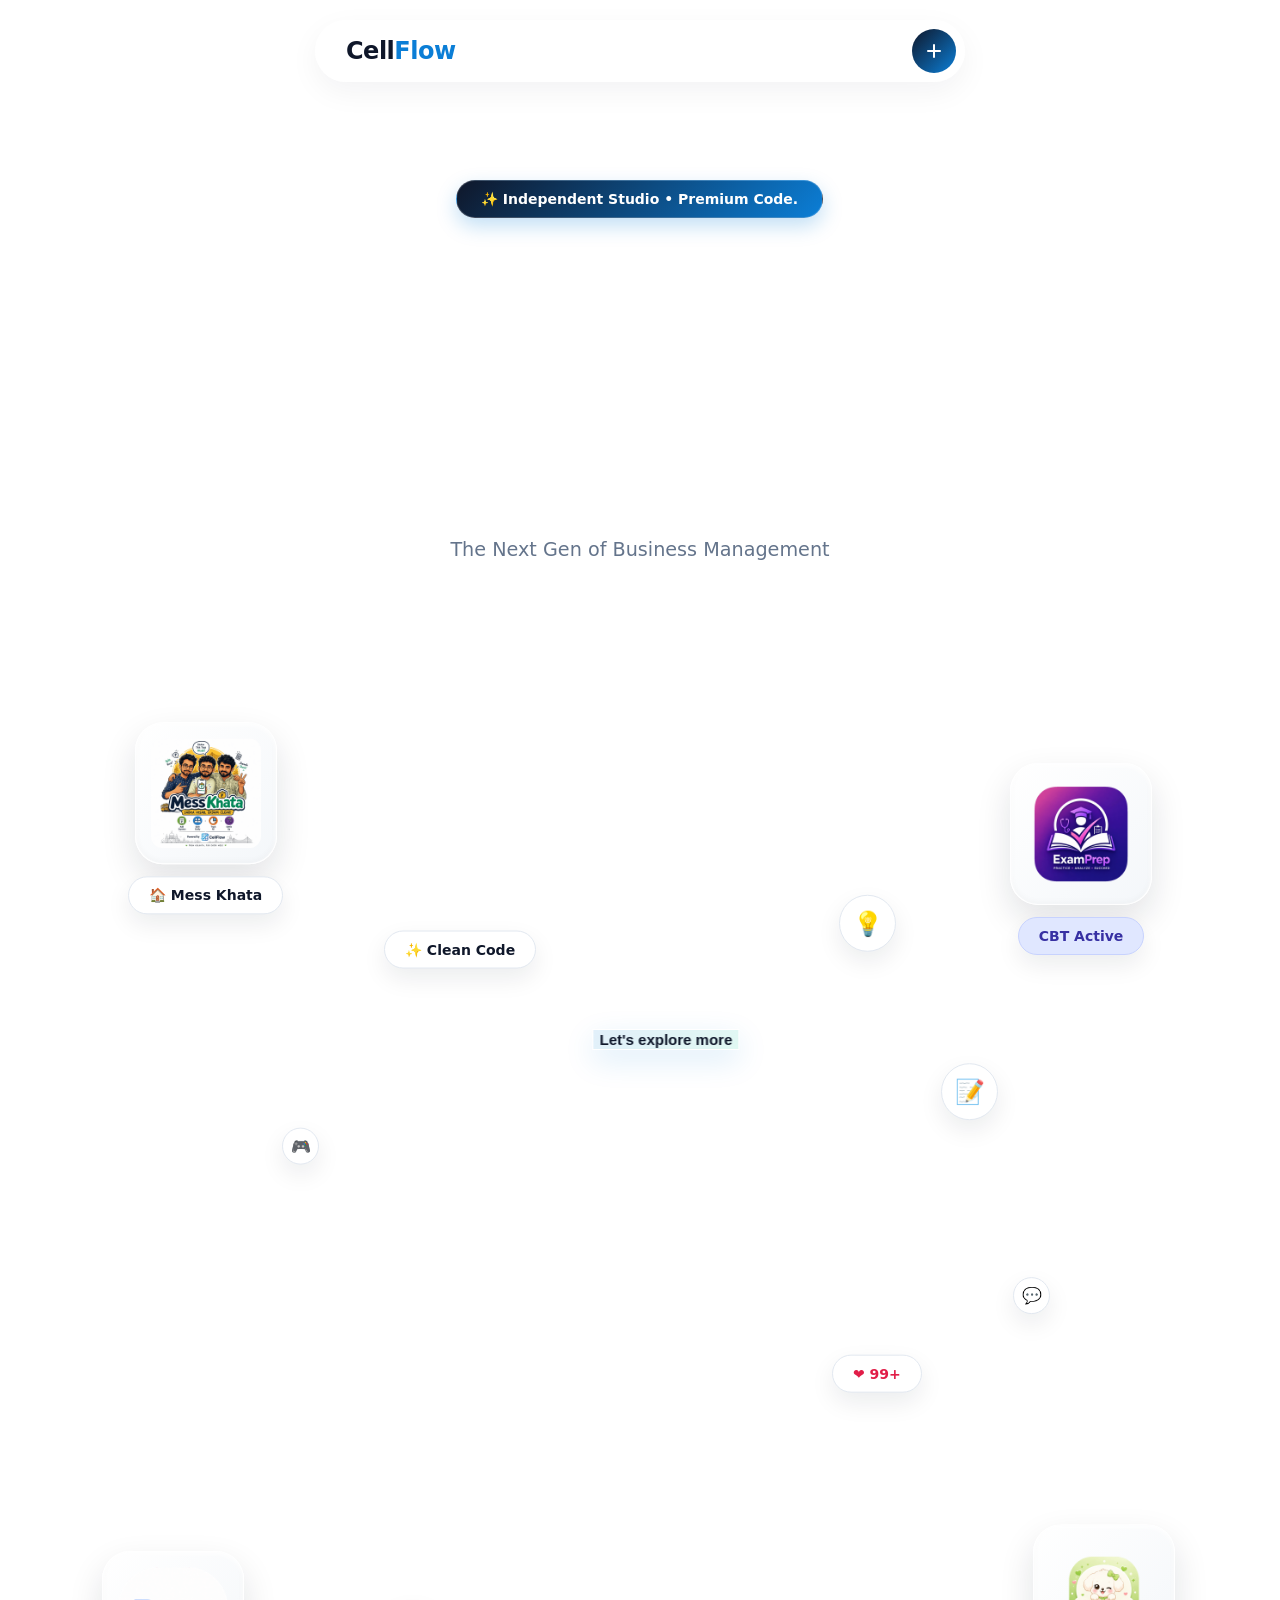
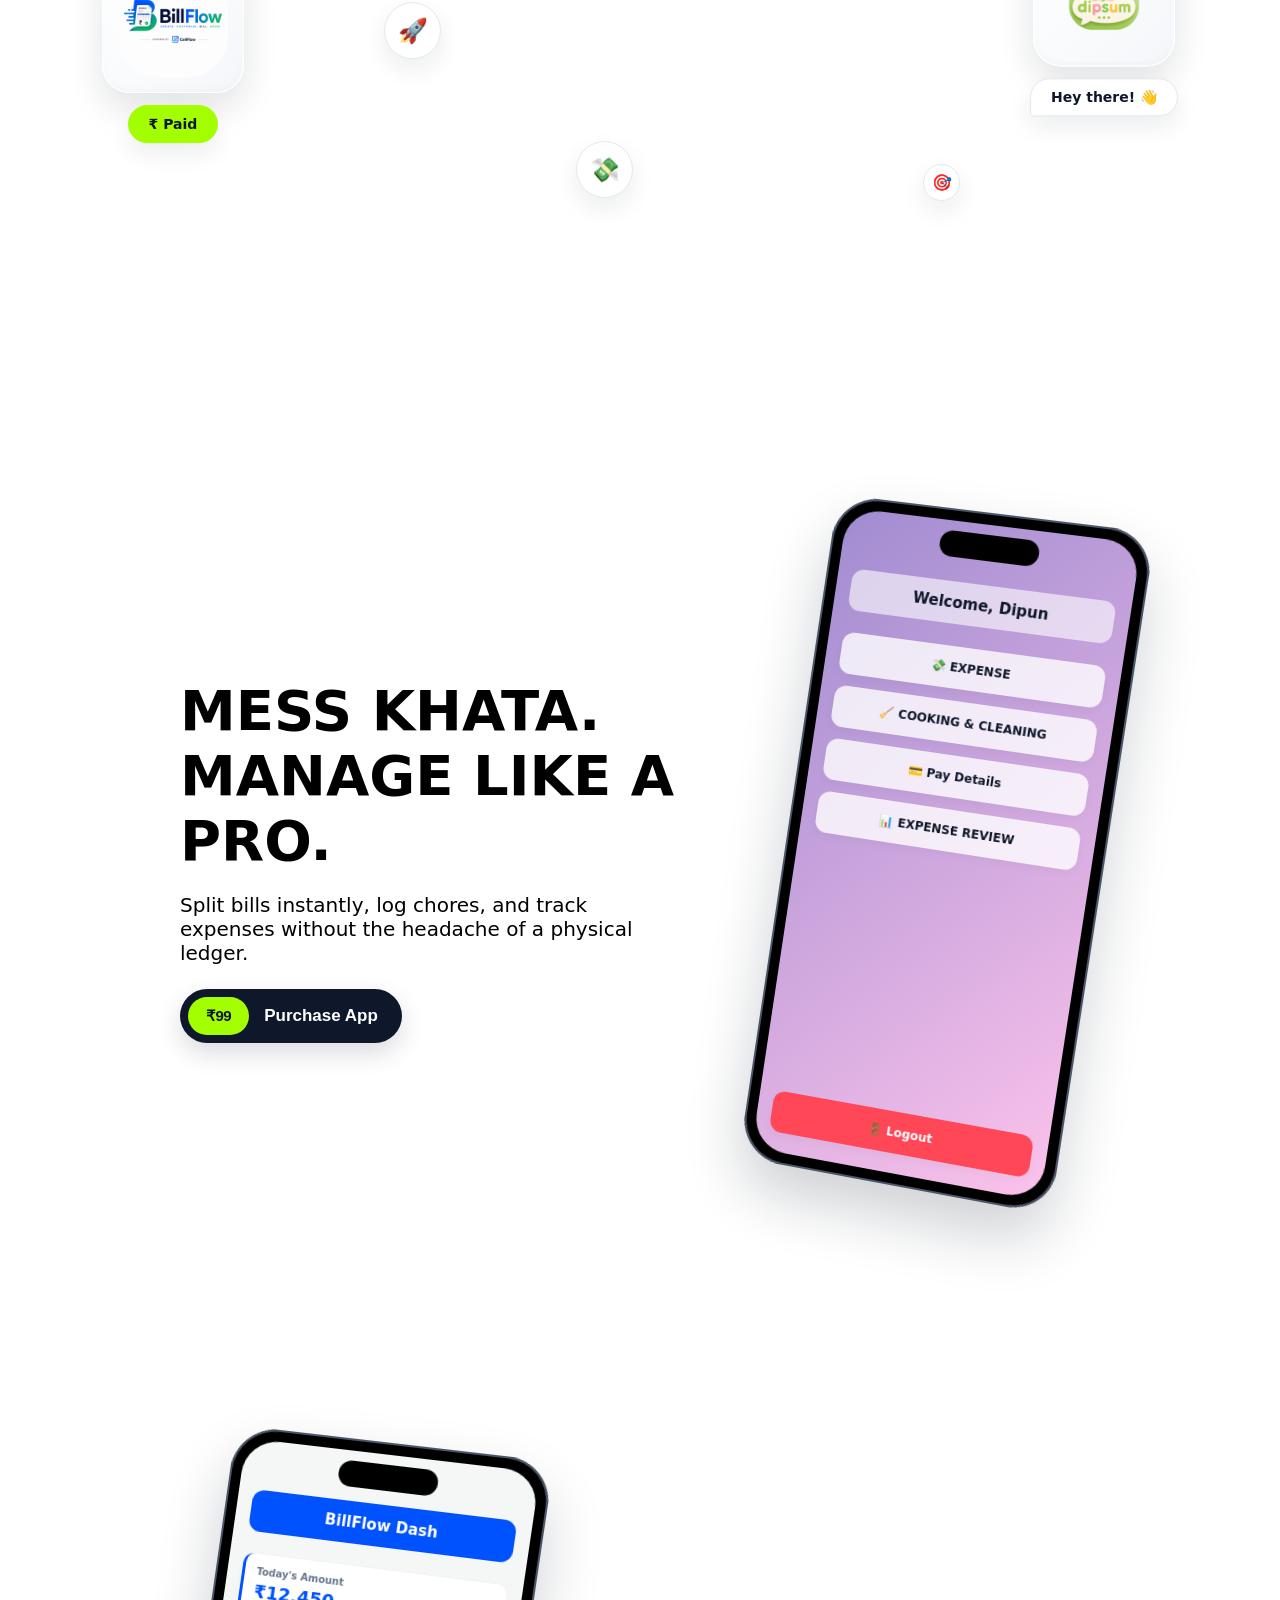
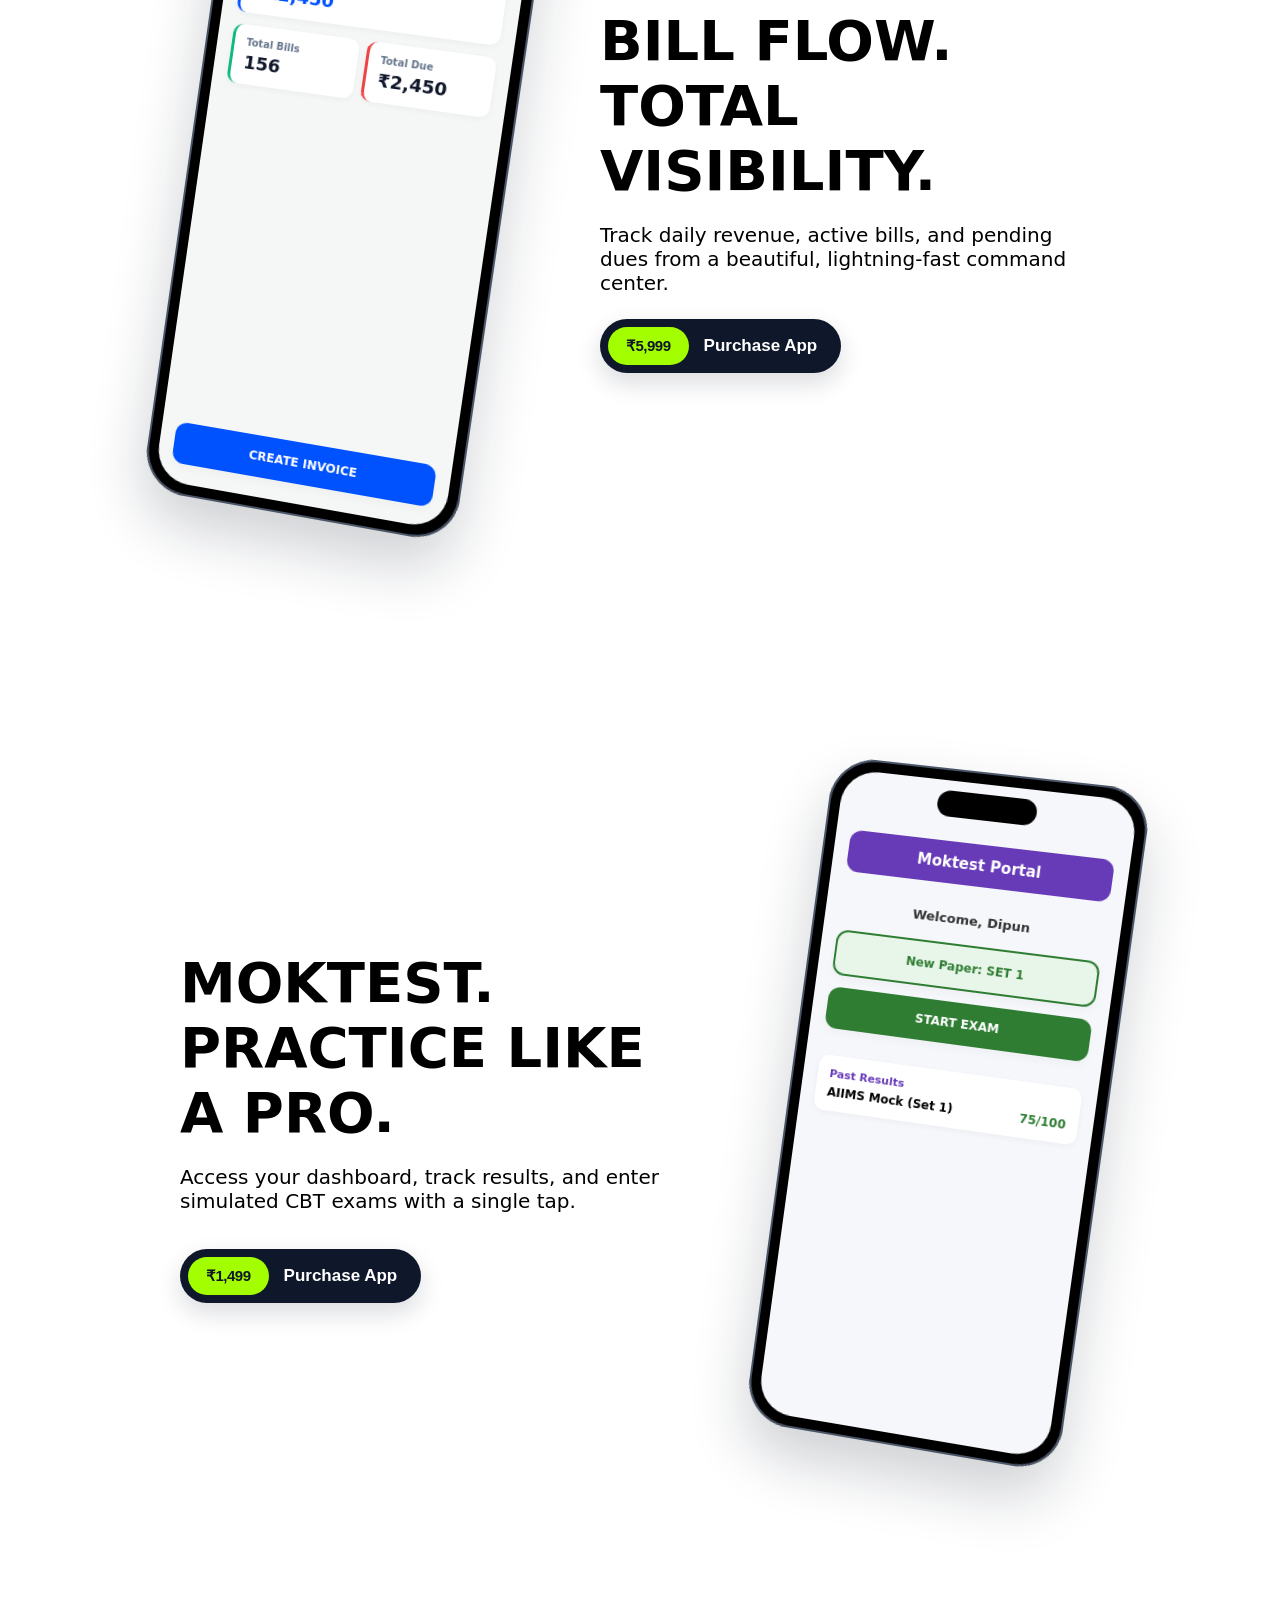
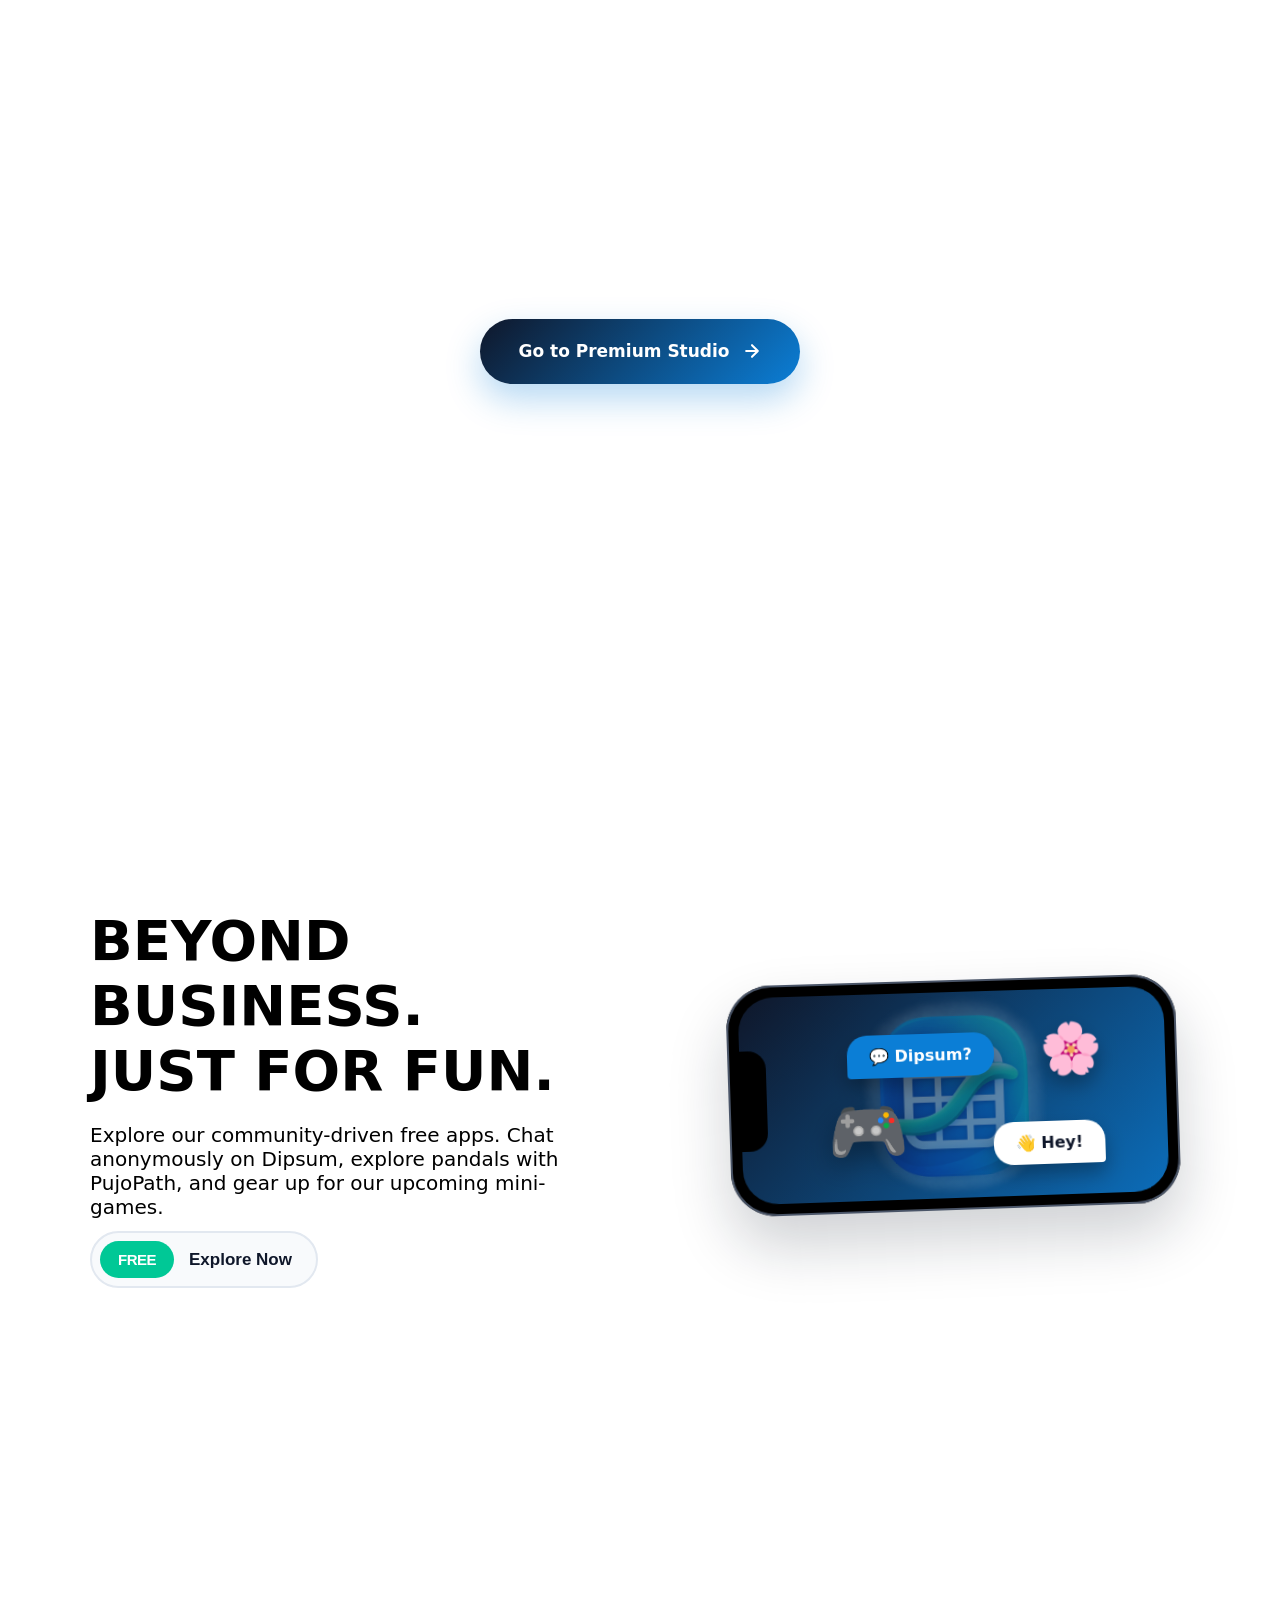
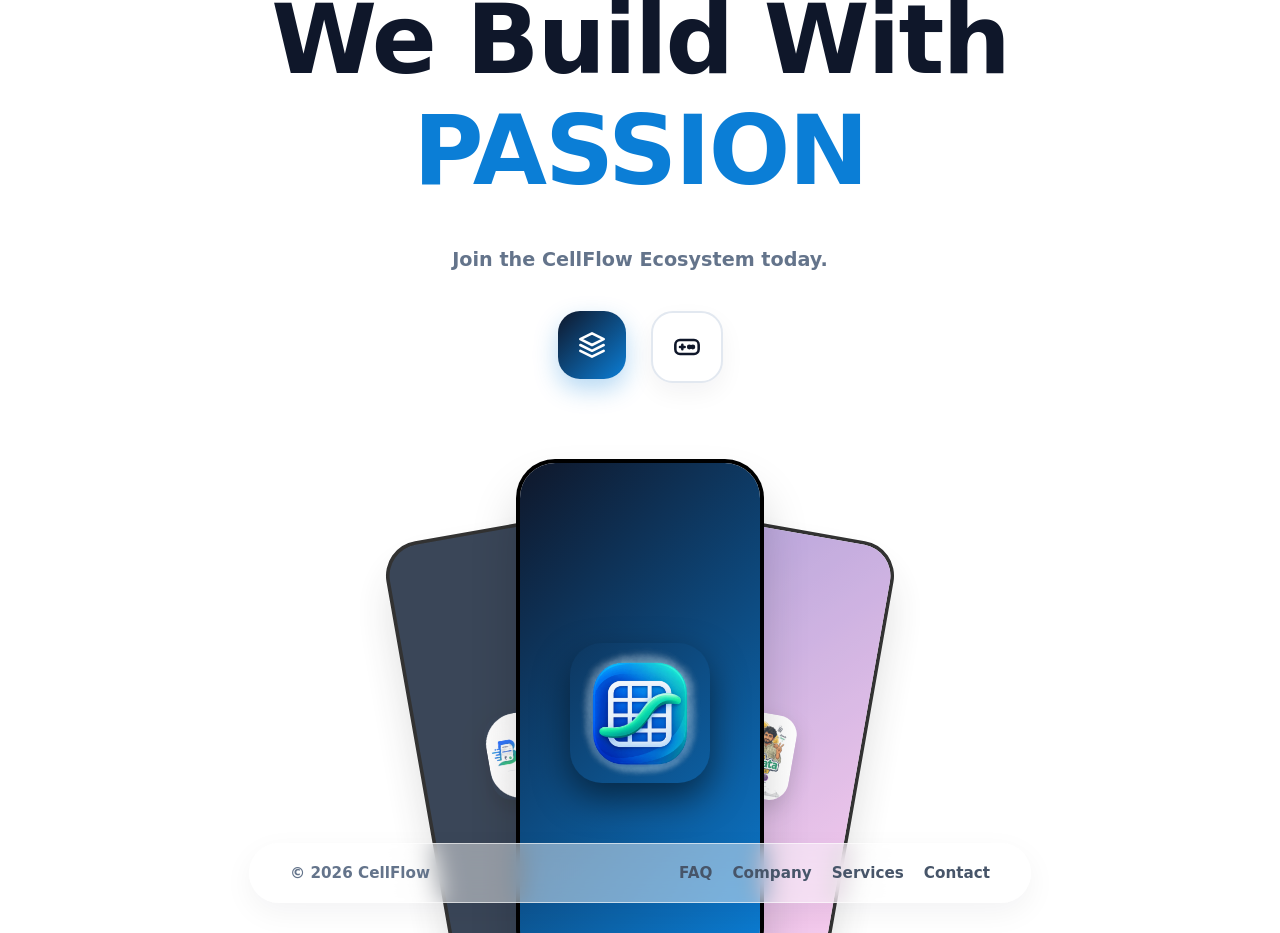
<file: index.html>
<!DOCTYPE html>
<html lang="en">
<head>
    <!-- 1. Primary Meta Tags -->
    <meta charset="UTF-8">
    <meta name="viewport" content="width=device-width, initial-scale=1.0, maximum-scale=5.0">
    <title>Cellflow by Dipun | Passionate Web & App Development</title>
    <meta name="title" content="Cellflow by Dipun | Passionate Web & App Development">
    <meta name="description" content="I build minimal, high-performance web applications and progressive web apps (PWAs) like Mess Khata and Bill Flow. Built with passion in Kolkata.">
    <meta name="author" content="Dipun Chakraborty">
    <meta name="keywords" content="Cellflow, Dipun Chakraborty, Web Developer Kolkata, Progressive Web Apps, Mess Khata, Bill Flow, Google Apps Script Developer">
    <meta name="theme-color" content="#ffffff">

    <!-- 2. Favicon -->
    <link rel="icon" type="image/png" href="logo.png">
    <link rel="apple-touch-icon" href="logo.png">

    <!-- 3. Open Graph / Facebook (For rich link previews on WhatsApp, FB, etc.) -->
    <meta property="og:type" content="website">
    <meta property="og:url" content="https://cellflow24.github.io/">
    <meta property="og:title" content="Cellflow by Dipun | Independent Developer">
    <meta property="og:description" content="Explore handcrafted, minimal web applications built for everyday utility.">
    <meta property="og:image" content="https://cellflow24.github.io/logo.png">

    <!-- 4. Twitter -->
    <meta property="twitter:card" content="summary_large_image">
    <meta property="twitter:title" content="Cellflow by Dipun | Independent Developer">
    <meta property="twitter:description" content="Explore handcrafted, minimal web applications built for everyday utility.">
    <meta property="twitter:image" content="https://cellflow24.github.io/logo.png">

    <!-- 5. Stylesheets -->
    <!-- We will link our new minimal CSS file here -->
    <link rel="stylesheet" href="style.css">

    <!-- 6. AI & SEO Structured Data (JSON-LD) -->
    <!-- This tells AI search engines exactly who you are and what you make -->
    <script type="application/ld+json">
    {
      "@context": "https://schema.org",
      "@graph": [
        {
          "@type": "Person",
          "@id": "https://cellflow24.github.io/#person",
          "name": "Dipun Chakraborty",
          "jobTitle": "Independent Software Developer",
          "description": "Passionate developer specializing in web applications and Google Apps Script integrations.",
          "address": {
            "@type": "PostalAddress",
            "addressLocality": "Kolkata",
            "addressCountry": "IN"
          },
          "knowsAbout": ["Progressive Web Apps", "Google Apps Script", "Web Development", "UI/UX Design"]
        },
        {
          "@type": "WebSite",
          "@id": "https://cellflow24.github.io/#website",
          "url": "https://cellflow24.github.io/",
          "name": "Cellflow",
          "description": "A portfolio of high-performance web tools like Mess Khata and Bill Flow.",
          "publisher": {
            "@id": "https://cellflow24.github.io/#person"
          }
        }
      ]
    }
    </script>
</head>
<body>
    <!-- 1. NAVIGATION -->
    <div class="cf-nav-wrapper">
        <nav class="cf-nav-container" id="nav-container">
            <div class="cf-nav-top">
                <!-- Changed to an anchor link pointing to index.html -->
                <a href="index.html" class="cf-logo cf-page-link" aria-label="Go to Home">
                    <span style="color: var(--cf-navy);">Cell</span><span style="color: var(--cf-blue);">Flow</span>
                </a>
                <button class="cf-nav-toggle" id="nav-toggle" aria-label="Toggle Menu">
                    <span class="cf-icon-plus"></span>
                </button>
            </div>
            
            <div class="cf-nav-menu" id="nav-menu">
                <div class="cf-menu-col">
                    <a href="index.html" class="cf-page-link">Home</a>
                    <!-- Points to the Custom Build state -->
                    <a href="request.html?type=custom" class="cf-page-link">Custom Build</a>
                    <!-- Replaced Pricing with Services, points to Service state -->
                    <a href="request.html?type=service" class="cf-page-link">Services</a>
                </div>
                <div class="cf-menu-col">
                    <div class="cf-menu-label">App Store</div>
                    <a href="appstore.html?filter=premium" class="cf-sub-link cf-page-link">Premium Apps</a>
                    <a href="appstore.html?filter=free" class="cf-sub-link cf-page-link">Free & Fun</a>
                </div>
                <div class="cf-menu-col">
                    <a href="about.html" class="cf-menu-label cf-page-link">Company</a>
                    <a href="about.html#contact" class="cf-sub-link cf-page-link">Contact</a>
                    
                    <!-- SVG Social Icons -->
                    <div class="cf-socials">
                        <!-- Instagram -->
                        <a href="https://www.instagram.com/cellflow24?igsi=MXU5MTR5bnRicXFmcA==" target="_blank" rel="noopener noreferrer" class="cf-social-icon" aria-label="Instagram">
                            <svg viewBox="0 0 24 24" width="22" height="22" stroke="currentColor" stroke-width="2" fill="none" stroke-linecap="round" stroke-linejoin="round">
                                <rect x="2" y="2" width="20" height="20" rx="5" ry="5"></rect>
                                <path d="M16 11.37A4 4 0 1 1 12.63 8 4 4 0 0 1 16 11.37z"></path>
                                <line x1="17.5" y1="6.5" x2="17.51" y2="6.5"></line>
                            </svg>
                        </a>
                        <!-- Facebook -->
                        <a href="https://www.facebook.com/share/1CE8utsk75/" target="_blank" rel="noopener noreferrer" class="cf-social-icon" aria-label="Facebook">
                            <svg viewBox="0 0 24 24" width="22" height="22" stroke="currentColor" stroke-width="2" fill="none" stroke-linecap="round" stroke-linejoin="round">
                                <path d="M18 2h-3a5 5 0 0 0-5 5v3H7v4h3v8h4v-8h3l1-4h-4V7a1 1 0 0 1 1-1h3z"></path>
                            </svg>
                        </a>
                    </div>
                </div>
            </div>
        </nav>
    </div>
    
    <!-- 2. HERO SECTION -->
    <main class="cf-hero">
        <!-- Promotion Badge -->
        <div class="cf-promo-badge">
            ✨ Independent Studio • Premium Code.
        </div>
    
        <!-- Animated Zappy-Style Motto -->
        <div class="cf-motto-container">
            <div class="cf-motto-slide">Small Ideas.<br>Big Flow.</div>
            <div class="cf-motto-slide">Build. Create.<br>Explore.</div>
            <div class="cf-motto-slide">Passion First.<br>Pro Always.</div>
        </div>
        <span class="motto-sub">The Next Gen of Business Management</span>
    </main>

    <!-- 3. ECOSYSTEM PARALLAX SECTION -->
    <section class="cf-ecosystem">
        
        <!-- Central Core Logo (With Background Glow) -->
        <div class="cf-core-wrapper" id="cf-core-logo">
            <div class="cf-core-glow"></div>
            <img src="logo.png" alt="CellFlow Engine">
        </div>
    
        <!-- Floating Element: Mess Khata -->
        <div class="cf-float-item cf-float-mk" data-speed="0.15">
            <img src="MessKhata-Demo/logo.png" alt="Mess Khata">
            <div class="cf-float-badge">🏠 Mess Khata</div>
        </div>
    
        <!-- Floating Element: Bill Flow -->
        <div class="cf-float-item cf-float-bf" data-speed="-0.1">
            <img src="BillFlow-Demo/logo.png" alt="Bill Flow">
            <div class="cf-float-badge cf-green">₹ Paid</div>
        </div>
    
        <!-- Floating Element: Moktest -->
        <div class="cf-float-item cf-float-mt" data-speed="0.22">
            <img src="Moktest-Demo/logo.png" alt="Moktest">
            <div class="cf-float-badge cf-purple">CBT Active</div>
        </div>
    
        <!-- Floating Element: Dipsum Chat (Fixed Path) -->
        <div class="cf-float-item cf-float-dp" data-speed="-0.18">
            <img src="dipsum-logo.png" alt="Dipsum Chat" onerror="this.src='logo.png'">
            <div class="cf-chat-bubble">Hey there! 👋</div>
        </div>

        <!-- Extra Decorative Floating Elements -->
        <div class="cf-float-item cf-decor cf-decor-1" data-speed="0.28">
            <div class="cf-float-badge">✨ Clean Code</div>
        </div>
        <div class="cf-float-item cf-decor cf-decor-2" data-speed="-0.15">
            <div class="cf-float-badge" style="color: #E11D48;">❤️ 99+</div>
        </div>
        
        <!-- Rotating Emoji Bubbles -->
        <div class="cf-float-item cf-decor cf-decor-3" data-speed="0.35">
            <div class="cf-icon-bubble cf-spin-cw">🚀</div>
        </div>
        <div class="cf-float-item cf-decor cf-decor-4" data-speed="-0.25">
            <div class="cf-icon-bubble cf-spin-ccw">💡</div>
        </div>
        <div class="cf-float-item cf-decor cf-decor-5" data-speed="0.18">
            <div class="cf-icon-bubble cf-spin-cw cf-small-bubble">🎮</div>
        </div>
        <div class="cf-float-item cf-decor cf-decor-6" data-speed="-0.2">
            <div class="cf-icon-bubble cf-spin-ccw">📝</div>
        </div>
        <div class="cf-float-item cf-decor cf-decor-7" data-speed="0.12">
            <div class="cf-icon-bubble cf-spin-cw">💸</div>
        </div>
        <div class="cf-float-item cf-decor cf-decor-8" data-speed="-0.1">
            <div class="cf-icon-bubble cf-spin-ccw cf-small-bubble">💬</div>
        </div>
        <div class="cf-float-item cf-decor cf-decor-9" data-speed="0.22">
            <div class="cf-icon-bubble cf-spin-cw cf-small-bubble">🎯</div>
        </div>
    </section>

    <!-- 4. MOBILE APP SHOWCASE (Mobile First Design) -->
    <section class="cf-mobile-showcase">
        
        <!-- NEW PREMIUM WATER DROP MENU -->
        <div class="cf-water-menu-container" id="cf-water-menu">
            <!-- Expandable Options List -->
            <!-- Expandable Options List -->
            <div class="cf-water-options" id="cf-water-options">
                <a href="faq.html" class="cf-water-opt cf-page-link">❓ FAQ</a>
                <a href="https://wa.me/917501230257" target="_blank" class="cf-water-opt wa-opt">💬 Direct Chat</a>
                <a href="mailto:cellflow24@gmail.com" class="cf-water-opt email-opt">✉️ Email Us</a>
                
                <!-- Updated links here: -->
                <a href="appstore.html?filter=premium" class="cf-water-opt cf-page-link">🛒 Purchase App</a>
                <a href="request.html?type=custom" class="cf-water-opt cf-page-link">🛠️ Custom Built</a>
                
                <a href="appstore.html?filter=free" class="cf-water-opt cf-page-link">🎮 Play Free Games</a>
            </div>
            <!-- Morphing Button -->
            <button class="cf-water-btn" id="cf-water-btn">
                <div class="cf-water-fluid"></div>
                <span class="cf-water-text" id="cf-water-text">Let's explore more</span>
                <span class="cf-water-icon" id="cf-water-icon">👋</span>
            </button>
        </div>

        <!-- APP 1: MESS KHATA -->
        <div class="cf-app-block reveal-block">
            <div class="cf-giant-phone" onclick="window.location.href='MessKhata-Demo/index.html'">
                <div class="cf-phone-notch"></div>
                <div class="cf-phone-screen" style="background: linear-gradient(135deg, #a18cd1 0%, #fbc2eb 100%);">
                    
                    <!-- MK Slide 1: Home -->
                    <div class="cf-css-ui cf-slide active">
                        <h4 class="ui-title">Welcome, Dipun</h4>
                        <div class="ui-btn">💸 EXPENSE</div>
                        <div class="ui-btn">🧹 COOKING & CLEANING</div>
                        <div class="ui-btn">💳 Pay Details</div>
                        <div class="ui-btn">📊 EXPENSE REVIEW</div>
                        <div class="ui-btn-red" style="margin-top: auto;">🚪 Logout</div>
                    </div>
                    
                    <!-- MK Slide 2: Expense -->
                    <div class="cf-css-ui cf-slide">
                        <h4 class="ui-title">💸 Add Expense</h4>
                        <div class="ui-card" style="padding: 15px;">
                            <div style="font-size: 14px; color: #64748B; font-weight: bold;">Dinner</div>
                            <div style="font-size: 26px; font-weight: 900; color: #00b050; margin-top: 5px;">₹ 450</div>
                        </div>
                        <div class="ui-btn-red" style="margin-top: auto;">SAVE EXPENSE</div>
                    </div>

                    <!-- MK Slide 3: Chat -->
                    <div class="cf-css-ui cf-slide">
                        <h4 class="ui-title">💬 Live Chat</h4>
                        <div class="ui-card" style="width: 75%; align-self: flex-start; border-radius: 4px 16px 16px 16px;">Are you adding the grocery bill?</div>
                        <div class="ui-card" style="width: 75%; align-self: flex-end; background: #ff6b81; color: white; border-radius: 16px 4px 16px 16px;">Yes, doing it right now! 💸</div>
                        <div class="ui-card" style="width: 75%; align-self: flex-start; border-radius: 4px 16px 16px 16px;">Perfect, thanks.</div>
                        <div style="background: rgba(255,255,255,0.8); padding: 12px; border-radius: 20px; font-size: 12px; margin-top: auto; font-weight: bold; color: #7f8fa6;">Type a message...</div>
                    </div>

                </div>
            </div>
            
            <!-- Replace the old cf-app-text-wrapper with this -->
            <div class="cf-app-content">
                <div class="cf-app-text-wrapper">
                    <div class="cf-text-slide active">
                        <h2>MESS KHATA.<br>MANAGE LIKE A PRO.</h2>
                        <p>Split bills instantly, log chores, and track expenses without the headache of a physical ledger.</p>
                    </div>
                    <div class="cf-text-slide">
                        <h2>LIVE EXPENSE.<br>ZERO CONFUSION.</h2>
                        <p>Log daily expenses, select who pays for what, and let our algorithm calculate the exact balances instantly.</p>
                    </div>
                    <div class="cf-text-slide">
                        <h2>LIVE CHAT.<br>STAY IN THE LOOP.</h2>
                        <p>Communicate seamlessly with your roommates or PG manager through the built-in interactive chat system.</p>
                    </div>
                </div>
                <!-- The Premium Pricing Pill -->
                <a href="request.html?type=order&app=Mess%20Khata" class="cf-page-link" style="text-decoration: none;">
                    <button class="cf-premium-btn">
                        <div class="cf-price-pill">₹99</div>
                        <span>Purchase App</span>
                    </button>
                </a>
            </div>
        </div>

        <!-- APP 2: BILL FLOW -->
        <div class="cf-app-block reveal-block">
            <div class="cf-giant-phone" onclick="window.location.href='BillFlow-Demo/index.html'">
                <div class="cf-phone-notch"></div>
                <div class="cf-phone-screen" style="background: #0A192F;">
                    
                    <!-- BF Slide 1: Dash -->
                    <div class="cf-css-ui cf-slide active" style="background: #F4F7F6; padding-top: 50px;">
                        <h4 class="ui-title" style="background: #0052FF; color: white;">BillFlow Dash</h4>
                        <div class="ui-card" style="border-left: 3px solid #0052FF;">
                            <span class="ui-label">Today's Amount</span>
                            <strong class="ui-value" style="color: #0052FF;">₹12,450</strong>
                        </div>
                        <div style="display: grid; grid-template-columns: 1fr 1fr; gap: 8px;">
                            <div class="ui-card" style="border-left: 3px solid #10B981;">
                                <span class="ui-label">Total Bills</span>
                                <strong class="ui-value">156</strong>
                            </div>
                            <div class="ui-card" style="border-left: 3px solid #EF4444;">
                                <span class="ui-label">Total Due</span>
                                <strong class="ui-value">₹2,450</strong>
                            </div>
                        </div>
                        <div class="ui-btn" style="background: #0052FF; color: white; margin-top: auto;">CREATE INVOICE</div>
                    </div>

                    <!-- BF Slide 2: Billing -->
                    <div class="cf-css-ui cf-slide" style="background: #F4F7F6; padding-top: 50px;">
                        <h4 class="ui-title" style="background: white; color: #0A192F; border: 1px solid #CBD5E1;">New Invoice</h4>
                        <div class="ui-card">
                            <div style="font-size: 11px; color: #64748B; margin-bottom: 8px;">Customer: SK MD Asib</div>
                            <div style="border-bottom: 1px dashed #CBD5E1; padding-bottom: 8px; margin-bottom: 8px; font-size: 12px; font-weight: bold;">
                                <div style="display: flex; justify-content: space-between; margin-bottom: 4px;"><span>Premium Setup</span><span>₹5999</span></div>
                                <div style="display: flex; justify-content: space-between;"><span>Cloud Hosting</span><span>₹1998</span></div>
                            </div>
                            <div style="display: flex; justify-content: space-between; font-size: 14px; color: #0052FF; font-weight: 900;"><span>Payable:</span><span>₹7,997</span></div>
                        </div>
                        <div class="ui-btn" style="background: #10B981; color: white; margin-top: auto;">SAVE & GENERATE</div>
                    </div>

                    <!-- BF Slide 3: Due Tracking -->
                    <div class="cf-css-ui cf-slide" style="background: #F4F7F6; padding-top: 50px;">
                        <h4 class="ui-title" style="background: #0A192F; color: white;">Due Bills Tracker</h4>
                        <div class="ui-card">
                            <div style="display: flex; justify-content: space-between; font-size: 12px; margin-bottom: 5px;"><strong>Rahul Sharma</strong><span style="color: #64748B;">INV-0012</span></div>
                            <div style="display: flex; justify-content: space-between; align-items: center;"><strong style="color: #EF4444; font-size: 14px;">Due: ₹1,500</strong><div style="background: #0052FF; color: white; padding: 6px 12px; border-radius: 6px; font-size: 10px; font-weight: bold;">Clear Due</div></div>
                        </div>
                        <div class="ui-card">
                            <div style="display: flex; justify-content: space-between; font-size: 12px; margin-bottom: 5px;"><strong>Agropoti Store</strong><span style="color: #64748B;">INV-0015</span></div>
                            <div style="display: flex; justify-content: space-between; align-items: center;"><strong style="color: #EF4444; font-size: 14px;">Due: ₹450</strong><div style="background: #0052FF; color: white; padding: 6px 12px; border-radius: 6px; font-size: 10px; font-weight: bold;">Clear Due</div></div>
                        </div>
                    </div>

                </div>
            </div>

            <!-- Replace the old cf-app-text-wrapper with this -->
            <div class="cf-app-content">
                <div class="cf-app-text-wrapper">
                    <div class="cf-text-slide active">
                        <h2>BILL FLOW.<br>TOTAL VISIBILITY.</h2>
                        <p>Track daily revenue, active bills, and pending dues from a beautiful, lightning-fast command center.</p>
                    </div>
                    <div class="cf-text-slide">
                        <h2>3-TAP BILLING.<br>ZERO FRICTION.</h2>
                        <p>Search your pre-saved inventory, apply custom GST, and generate a secure bill in seconds with our optimized POS flow.</p>
                    </div>
                    <div class="cf-text-slide">
                        <h2>DUE TRACKER.<br>NEVER LOSE A RUPEE.</h2>
                        <p>Easily search for partially paid bills. With one tap, record balance payments and clear invoices instantly.</p>
                    </div>
                </div>
                <!-- The Premium Pricing Pill -->
                <a href="request.html?type=order&app=Bill%20Flow" class="cf-page-link" style="text-decoration: none;">
                    <button class="cf-premium-btn">
                        <div class="cf-price-pill">₹5,999</div>
                        <span>Purchase App</span>
                    </button>
                </a>
            </div>
        </div>

        <!-- APP 3: MOKTEST -->
        <div class="cf-app-block reveal-block">
            <div class="cf-giant-phone" onclick="window.location.href='Moktest-Demo/index.html'">
                <div class="cf-phone-notch"></div>
                <div class="cf-phone-screen" style="background: #f5f7fb;">
                    
                    <!-- MT Slide 1: Dash -->
                    <div class="cf-css-ui cf-slide active">
                        <h4 class="ui-title" style="background: #673ab7; color: white;">Moktest Portal</h4>
                        <div style="text-align:center; margin: 5px 0; color: #333; font-size: 13px;"><b>Welcome, Dipun</b></div>
                        <div class="ui-btn" style="background: #e8f5e9; color: #2e7d32; border: 2px solid #2e7d32;">New Paper: SET 1</div>
                        <div class="ui-btn" style="background: #2e7d32; color: white;">START EXAM</div>
                        <div class="ui-card" style="margin-top: 15px;">
                            <div style="font-size:11px; color:#673ab7; font-weight:bold; margin-bottom:5px;">Past Results</div>
                            <div style="display:flex; justify-content:space-between; font-size:12px; font-weight:bold;"><span>AIIMS Mock (Set 1)</span><span style="color:#2e7d32;">75/100</span></div>
                        </div>
                    </div>

                    <!-- MT Slide 2: Exam -->
                    <div class="cf-css-ui cf-slide">
                        <div style="background: #4a148c; color: white; padding: 12px; text-align: center; border-radius: 8px; font-weight: bold; font-size: 15px; margin-bottom: 10px;">Time Left: 89:45</div>
                        <div class="ui-card" style="font-weight: bold; font-size: 13px;">
                            <p style="margin: 0 0 10px 0; color: #333;">Q1. Sandbox Demo Question?</p>
                            <p style="margin: 6px 0; color: #64748B;">○ Option A</p>
                            <p style="margin: 6px 0; color: #64748B;">○ Option B</p>
                            <p style="margin: 6px 0; color: #673ab7;">◉ Option C</p>
                        </div>
                        <div class="ui-btn" style="background: #673ab7; color: white; margin-top: auto;">Submit Exam</div>
                    </div>

                    <!-- MT Slide 3: Result -->
                    <div class="cf-css-ui cf-slide">
                        <h4 class="ui-title" style="background: white; color: #4a148c; border: 2px solid #4a148c;">Exam Complete!</h4>
                        <div style="text-align: center; margin: 30px 0;">
                            <div style="font-size: 38px; color: #2e7d32; font-weight: 900;">75 <span style="font-size: 20px; color: #ccc;">/ 100</span></div>
                            <div style="font-size: 12px; color: #666; margin-top: 5px; font-weight: bold;">AIIMS CBT Demo - SET 1</div>
                        </div>
                        <div class="ui-btn" style="background: #1976d2; color: white; margin-top: auto;">Download PDF Report</div>
                    </div>

                </div>
            </div>

            <!-- Replace the old cf-app-text-wrapper with this -->
            <div class="cf-app-content">
                <div class="cf-app-text-wrapper">
                    <div class="cf-text-slide active">
                        <h2>MOKTEST.<br>PRACTICE LIKE A PRO.</h2>
                        <p>Access your dashboard, track results, and enter simulated CBT exams with a single tap.</p>
                    </div>
                    <div class="cf-text-slide">
                        <h2>LIVE EXAM TIMER.<br>STRICT & FLEXIBLE.</h2>
                        <p>Experience a true CBT environment with auto-submitting blocks, or switch to flexible mode to view all questions at once.</p>
                    </div>
                    <div class="cf-text-slide">
                        <h2>INSTANT PDF SCORING.<br>ZERO WAIT TIME.</h2>
                        <p>Get your score calculated instantly upon submission, complete with a detailed, branded PDF scorecard.</p>
                    </div>
                </div>
                <!-- The Premium Pricing Pill -->
                <a href="request.html?type=order&app=Moktest%20Simulator" class="cf-page-link" style="text-decoration: none;">
                    <button class="cf-premium-btn">
                        <div class="cf-price-pill">₹1,499</div>
                        <span>Purchase App</span>
                    </button>
                </a>
            </div>
        </div>

        <!-- PREMIUM STUDIO SQUEEZE TEASER (Bridging to App Store) -->
        <div class="cf-morph-wrapper reveal-block">
            <!-- Added the ?filter=premium parameter -->
            <a href="appstore.html?filter=premium" class="cf-squeeze-btn cf-page-link">
                
                <!-- Ghost Elements (Looks like an upcoming app loading) -->
                <div class="cf-ghost-phone"></div>
                <div class="cf-ghost-lines"></div>
                
                <!-- Final Button Content (Hidden initially) -->
                <span class="cf-squeeze-text">Go to Premium Studio</span>
                <svg class="cf-squeeze-arrow" width="20" height="20" viewBox="0 0 24 24" fill="none" stroke="currentColor" stroke-width="2.5" stroke-linecap="round" stroke-linejoin="round">
                    <path d="M5 12h14M12 5l7 7-7 7"/>
                </svg>
                
            </a>
        </div>
        
        <!-- APP 4: FREE ZONE (CSS VIDEO) -->
        <div class="cf-app-block reveal-block">
            
            <!-- The CSS Video Phone (Now perfectly centered) -->
            <div class="cf-giant-phone cf-horizontal-phone">
                <div class="cf-phone-notch cf-notch-landscape"></div>
                <!-- Dark, vibrant background for the "video" -->
                <div class="cf-phone-screen cf-free-screen">
                    
                    <!-- Fixed Company Logo Background -->
                    <img src="logo.png" alt="CellFlow Background" class="cf-vid-logo-bg">
                    
                    <!-- Premium Animated CSS Video Elements -->
                    <!-- 1. Chat Sequence -->
                    <div class="cf-vid-element cf-vid-chat1">👋 Hey!</div>
                    <div class="cf-vid-element cf-vid-chat2">💬 Dipsum?</div>
                    
                    <!-- 2. Gaming Sequence -->
                    <div class="cf-vid-element cf-vid-game">🎮</div>
                    <div class="cf-vid-element cf-vid-ghost">👾</div>
                    
                    <!-- 3. PujoPath Element -->
                    <div class="cf-vid-element cf-vid-flower">🌸</div>

                </div>
            </div>

            <div class="cf-app-content">
                <div class="cf-app-text-wrapper">
                    <div class="cf-text-slide active" style="visibility: visible;">
                        <h2>BEYOND BUSINESS.<br>JUST FOR FUN.</h2>
                        <p>Explore our community-driven free apps. Chat anonymously on Dipsum, explore pandals with PujoPath, and gear up for our upcoming mini-games.</p>
                    </div>
                </div>
                
                <!-- Wrapped the button in an anchor link -->
                <a href="appstore.html?filter=free" class="cf-page-link" style="text-decoration: none;">
                    <button class="cf-premium-btn cf-free-btn">
                        <div class="cf-price-pill cf-free-pill">FREE</div>
                        <span>Explore Now</span>
                    </button>
                </a>
            </div>
        </div>
        
    </section>

    <!-- 5. THE FINALE & PHONE CLUSTER -->
    <section class="cf-finale">
        <h2 class="finale-title">
            We Build With<br>
            <!-- Animated Text Rotator -->
            <span class="cf-text-rotator">
                <span class="cf-rotator-word active">PASSION</span>
                <span class="cf-rotator-word">LOVE</span>
                <span class="cf-rotator-word">TRUST</span>
            </span>
        </h2>
        <p class="finale-subtitle">Join the CellFlow Ecosystem today.</p>
        
        <div class="finale-actions">
            <!-- Premium Studio Icon Button -->
            <a href="appstore.html?filter=premium" class="cf-sq-btn premium-sq cf-page-link" aria-label="Premium Studio" title="Premium Studio">
                <svg viewBox="0 0 24 24" width="28" height="28" stroke="currentColor" stroke-width="2.2" fill="none" stroke-linecap="round" stroke-linejoin="round">
                    <polygon points="12 2 2 7 12 12 22 7 12 2"></polygon>
                    <polyline points="2 17 12 22 22 17"></polyline>
                    <polyline points="2 12 12 17 22 12"></polyline>
                </svg>
            </a>
            <!-- Free & Fun Icon Button -->
            <a href="appstore.html?filter=free" class="cf-sq-btn free-sq cf-page-link" aria-label="Free & Fun" title="Free & Fun">
                <svg viewBox="0 0 24 24" width="28" height="28" stroke="currentColor" stroke-width="2.2" fill="none" stroke-linecap="round" stroke-linejoin="round">
                    <rect x="2" y="6" width="20" height="12" rx="4" ry="4"></rect>
                    <circle cx="17" cy="12" r="1"></circle>
                    <circle cx="14" cy="12" r="1"></circle>
                    <path d="M6 12h4M8 10v4"></path>
                </svg>
            </a>
        </div>

        <!-- The Animated Phone Cluster -->
        <div class="cf-phone-cluster reveal-cluster">
            
            <!-- Left Phone (Bill Flow) -->
            <div class="cluster-phone phone-left" style="background: #0A192F;">
                <!-- Increased to 95px and added premium shadow -->
                <img src="BillFlow-Demo/logo.png" alt="Bill Flow" style="width: 95px; border-radius: 22px; box-shadow: 0 10px 25px rgba(0,0,0,0.4);">
            </div>
            
            <!-- Center Phone (CellFlow) -->
            <div class="cluster-phone phone-center" style="background: linear-gradient(135deg, var(--cf-navy), var(--cf-blue));">
                <!-- Removed invert filter, increased to 140px (largest), added premium shadow -->
                <img src="logo.png" alt="CellFlow" style="width: 140px; border-radius: 32px; box-shadow: 0 15px 35px rgba(0,0,0,0.5);">
            </div>
            
            <!-- Right Phone (Mess Khata) -->
            <div class="cluster-phone phone-right" style="background: linear-gradient(135deg, #a18cd1, #fbc2eb);">
                <!-- Increased to 95px and added premium shadow -->
                <img src="MessKhata-Demo/logo.png" alt="Mess Khata" style="width: 95px; border-radius: 22px; box-shadow: 0 10px 25px rgba(0,0,0,0.2);">
            </div>

        </div>

        <!-- 6. MINIMALIST GLASS FOOTER (Now inside the section!) -->
        <footer class="cf-footer">
            <span>© 2026 CellFlow</span>
            <div class="footer-links">
                <a href="faq.html" class="cf-page-link">FAQ</a>
                <a href="about.html" class="cf-page-link">Company</a>
                <a href="request.html?type=service" class="cf-page-link">Services</a>
                <a href="about.html#contact" class="cf-page-link">Contact</a>
            </div>
        </footer>
    </section>
    
    <script src="script.js"></script>
</body>
</html>
</file>
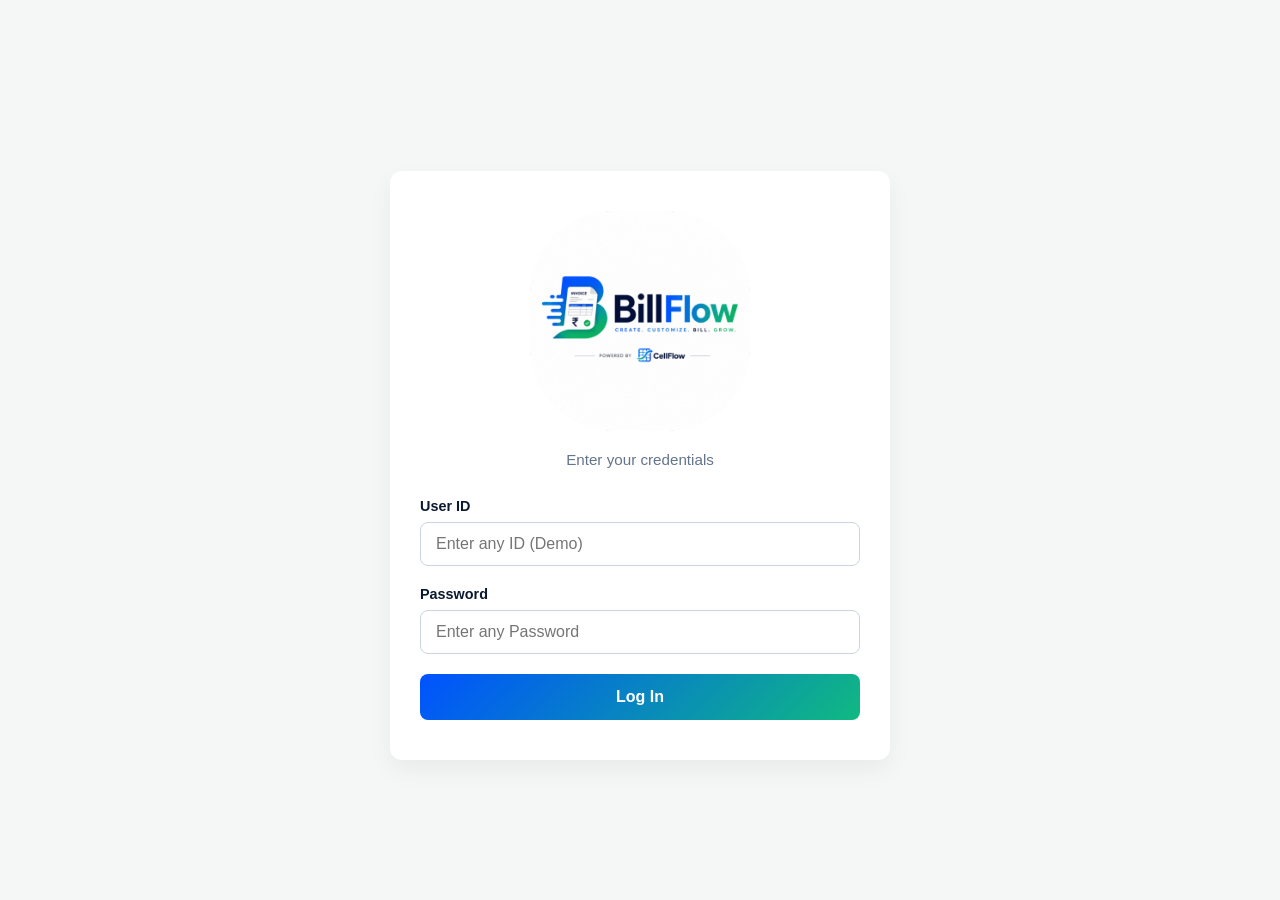
<file: BillFlow-Demo/index.html>
<!DOCTYPE html>
<html lang="en">
<head>
    <meta charset="UTF-8">
    <meta name="viewport" content="width=device-width, initial-scale=1.0, maximum-scale=1.0, user-scalable=no">
    <meta name="theme-color" content="#0A192F">
    <meta name="author" content="Dipun">
    <title>BillFlow | Professional Billing</title>
    <link rel="icon" type="image/png" href="logo.png">
    <link rel="stylesheet" href="styles.css">
    <!-- PWA Manifest will be added later -->
    <link rel="manifest" href="manifest.json">
    <link rel="apple-touch-icon" href="icon-192.png">
</head>
<body>

    <!-- Loading Overlay -->
    <div id="loadingOverlay" class="hidden">
        <!-- Replaced spinner div with your icon -->
        <img src="logo.png" alt="Loading..." class="loader-icon">
        <p>Processing...</p>
    </div>

    <!-- Custom Toast Notification -->
    <div id="toastContainer" class="toast-container"></div>

    <!-- PWA Install Banner (Glassmorphism) -->
    <div id="installBanner" class="install-banner install-hidden no-print">
        <div class="install-text">
            <strong style="color: var(--navy-blue); font-size: 1.05rem;">Install BillFlow</strong>
            <span style="color: var(--text-light); font-size: 0.85rem;">Add to home screen for fast access</span>
        </div>
        <div class="install-actions">
            <button id="installBtn" class="btn-primary" style="padding: 8px 16px; width: auto; font-size: 0.9rem;">Install</button>
            <button id="closeInstallBtn" class="close-btn">&times;</button>
        </div>
    </div>

    <!-- Floating Hamburger Menu -->
    <div id="topAppBar" class="top-app-bar hidden no-print">
        <div class="menu-icon" onclick="toggleMenu()">
            <div class="bar"></div>
            <div class="bar"></div>
            <div class="bar"></div>
        </div>
    </div>

    <!-- Side Slide-out Menu -->
    <div id="sideMenu" class="side-menu no-print">
        <div class="menu-header">
            <img src="logo.png" alt="BillFlow Logo" style="width: 120px;">
            <p id="menuUserName" style="font-weight: bold; margin-top: 10px; color: var(--navy-blue);"></p>
        </div>
        <div class="menu-items">
            <a onclick="switchTab('dashboardScreen'); toggleMenu()">Home / Dashboard</a>
            <a onclick="switchTab('itemScreen'); toggleMenu()">Item Management</a>
            <a onclick="switchTab('billingScreen'); toggleMenu()">Create New Invoice</a>
            <a onclick="switchTab('dueScreen'); toggleMenu()">Due Bills</a>
            <a onclick="switchTab('historyScreen'); toggleMenu()">Bill History</a>
        </div>
    </div>
    <div id="menuOverlay" class="menu-overlay hidden no-print" onclick="toggleMenu()"></div>

    <!-- Clear Due Pop-up Modal -->
    <div id="clearDueModal" class="modal-overlay hidden no-print">
        <div class="modal-box">
            <h3 class="card-title">Clear Due Payment</h3>
            <p style="margin-bottom: 15px; color: var(--text-light); font-size: 0.9rem;">Bill ID: <strong id="cdBillId" style="color: var(--navy-blue);"></strong></p>
            
            <div class="input-group">
                <label>Amount Paying (₹)</label>
                <input type="number" id="cdAmount" min="1" step="1">
            </div>
            
            <div class="input-group" style="position: relative;">
                <label>Payment Method</label>
                <input type="text" id="cdMethod" class="custom-select" value="CASH" readonly style="cursor: pointer;">
                <div id="cdMethodDropdown" class="dropdown-content hidden" style="top: auto; bottom: 100%; margin-bottom: 5px; box-shadow: 0px -8px 16px 0px rgba(0,0,0,0.1);">
                    <div class="dropdown-item" onclick="selectCdMethod('CASH')">CASH</div>
                    <div class="dropdown-item" onclick="selectCdMethod('UPI')">UPI</div>
                    <div class="dropdown-item" onclick="selectCdMethod('BANK TRANSFER')">BANK TRANSFER</div>
                </div>
            </div>
            
            <div style="display: flex; gap: 10px; margin-top: 15px;">
                <button class="btn-primary" style="background: #64748B;" onclick="closeClearDueModal()">Cancel</button>
                <button class="btn-primary" onclick="submitClearDue()">Update Bill</button>
            </div>
        </div>
    </div>

    <!-- Login Screen -->
    <div id="loginScreen" class="screen-container">
        <div class="auth-box">
            <!-- Replaced text title with your logo image -->
            <img src="logo.png" alt="BillFlow Logo" class="brand-logo">
            <p class="subtitle">Enter your credentials</p>
            <form id="loginForm">
                <div class="input-group">
                    <label for="userId">User ID</label>
                    <input type="text" id="userId" placeholder="Enter any ID (Demo)" autocomplete="off">
                </div>
                <div class="input-group">
                    <label for="password">Password</label>
                    <input type="password" id="password" placeholder="Enter any Password">
                </div>
                <button type="submit" class="btn-primary">Log In</button>
            </form>
            <p id="loginError" class="error-text hidden"></p>
        </div>
    </div>
    
    <!-- Change Password Screen -->
    <div id="changePasswordScreen" class="screen-container hidden">
        <div class="auth-box">
            <h2 class="section-title">Setup New Password</h2>
            <p class="subtitle">For security, please change your default password.</p>
            <form id="changePasswordForm">
                <div class="input-group">
                    <label for="newPassword">New Password</label>
                    <input type="password" id="newPassword" required>
                </div>
                <div class="input-group">
                    <label for="confirmPassword">Confirm Password</label>
                    <input type="password" id="confirmPassword" required>
                </div>
                <button type="submit" class="btn-primary">Update Password</button>
            </form>
            <p id="passwordError" class="error-text hidden"></p>
        </div>
    </div>

    <!-- Dashboard Screen -->
    <div id="dashboardScreen" class="screen-container hidden">
        <div class="app-header">
            <img src="logo.png" alt="BillFlow" class="header-logo">
            <p id="welcomeMessage" class="subtitle"></p>
        </div>
        
        <div class="dashboard-grid">
            <div class="stat-card blue-card">
                <p class="stat-label">Today's Amount</p>
                <h3 class="stat-value">₹<span id="statTodayAmount">0.00</span></h3>
            </div>
            <div class="stat-card">
                <p class="stat-label">Today's Bills</p>
                <h3 class="stat-value" id="statTodayCount">0</h3>
            </div>
            <div class="stat-card green-card">
                <p class="stat-label">Total Bills</p>
                <h3 class="stat-value" id="statTotalCount">0</h3>
            </div>
            <div class="stat-card red-card">
                <p class="stat-label">Today's Due</p>
                <h3 class="stat-value">₹<span id="statTodayDue">0.00</span></h3>
            </div>
            <div class="stat-card red-card">
                <p class="stat-label">Total Due</p>
                <h3 class="stat-value">₹<span id="statTotalDue">0.00</span></h3>
            </div>
        </div>
    </div>

    <!-- Item Management Screen -->
    <div id="itemScreen" class="screen-container hidden">
        <div class="app-header">
            <h2 class="section-title">Item Management</h2>
        </div>
        
        <!-- Add Item Box -->
        <div class="card-box">
            <h3 class="card-title">Add New Item</h3>
            <form id="addItemForm">
                <div class="input-group">
                    <label>Item Name</label>
                    <input type="text" id="itemName" required autocomplete="off">
                </div>
                <div class="input-grid">
                    <div class="input-group">
                        <label>Price (₹)</label>
                        <input type="number" id="itemPrice" step="0.01" required>
                    </div>
                    <div class="input-group">
                        <label>GST (%)</label>
                        <input type="number" id="itemGst" value="0" min="0" max="100" required>
                    </div>
                </div>
                <button type="submit" class="btn-primary">Save Item</button>
            </form>
        </div>

        <!-- Search & List Box -->
        <div class="card-box" style="margin-top: 20px;">
            <input type="text" id="searchItem" class="search-bar" placeholder="Search items...">
            <div id="itemListView" class="item-list">
                <!-- Items will be injected here via JavaScript -->
                <p style="text-align:center; color: #64748B; font-size: 0.9rem;">No items found.</p>
            </div>
        </div>
    </div>

    <!-- Billing Screen -->
    <div id="billingScreen" class="screen-container hidden">
        <div class="app-header">
            <h2 class="section-title">New Invoice</h2>
        </div>

        <form id="billingForm">
            <!-- Part 1: Customer Details -->
            <div class="card-box">
                <h3 class="card-title">Customer Details</h3>
                <div class="input-grid">
                    <div class="input-group">
                        <label>Bill ID</label>
                        <input type="text" id="billId" readonly style="background: #F8FAFC; color: #64748B;">
                    </div>
                    <div class="input-group">
                        <label>Date & Time</label>
                        <input type="text" id="billDate" readonly style="background: #F8FAFC; color: #64748B;">
                    </div>
                </div>
                <div class="input-group">
                    <label>Customer Name</label>
                    <input type="text" id="customerName" required autocomplete="off">
                </div>
                <div class="input-grid">
                    <div class="input-group">
                        <label>Phone Number</label>
                        <input type="tel" id="customerPhone" required autocomplete="off" maxlength="10" minlength="10" inputmode="numeric">
                    </div>
                    <div class="input-group">
                        <label>Location</label>
                        <input type="text" id="customerLocation" required autocomplete="off">
                    </div>
                </div>
            </div>

            <!-- Part 2: Item Selection -->
            <div class="card-box" style="margin-top: 15px;">
                <h3 class="card-title">Add Items</h3>
                <div class="input-group" style="position: relative;">
                    <label>Search Inventory</label>
                    <input type="text" id="billSearchItem" autocomplete="off" placeholder="Type item name...">
                    <div id="billItemDropdown" class="dropdown-content hidden"></div>
                </div>
                
                <!-- Current Bill Items Table -->
                <div class="cart-container">
                    <table class="cart-table">
                        <thead>
                            <tr>
                                <th>Item</th>
                                <th>Qty</th>
                                <th>Total</th>
                                <th></th>
                            </tr>
                        </thead>
                        <tbody id="cartBody">
                            <tr>
                                <td colspan="4" style="text-align: center; color: #64748B;">No items added yet.</td>
                            </tr>
                        </tbody>
                    </table>
                </div>
            </div>

            <!-- Part 3: Calculation & Payment -->
            <div class="card-box" style="margin-top: 15px;">
                <h3 class="card-title">Payment Summary</h3>
                
                <div class="summary-row">
                    <span>Sub Total:</span>
                    <span id="summarySubTotal">₹0.00</span>
                </div>
                <div class="summary-row">
                    <span>Total GST:</span>
                    <span id="summaryGst">₹0.00</span>
                </div>
                <div class="input-group" style="margin-top: 15px;">
                    <label>Discount (₹)</label>
                    <input type="number" id="billDiscount" value="0" min="0" step="1">
                </div>
                <div class="summary-row payable-row">
                    <span>Payable Amount:</span>
                    <span id="summaryPayable">₹0.00</span>
                </div>
                
                <div class="input-grid" style="margin-top: 15px;">
                    <div class="input-group">
                        <label>Paid (₹)</label>
                        <input type="number" id="billPaid" value="0" min="0" step="1" required>
                    </div>
                    <div class="input-group">
                        <label>Due (₹)</label>
                        <input type="number" id="billDue" value="0" readonly style="background: #F8FAFC; color: var(--error-red); font-weight: bold;">
                    </div>
                </div>
                <div class="input-group" style="position: relative;">
                    <label>Payment Method</label>
                    <!-- Readonly input prevents keyboard, acts as a button -->
                    <input type="text" id="billMethod" class="custom-select" value="CASH" readonly style="cursor: pointer;">
                    
                    <!-- Custom CSS Dropdown (Opens upwards so it doesn't fall off the screen) -->
                    <div id="paymentDropdown" class="dropdown-content hidden" style="top: auto; bottom: 100%; margin-bottom: 5px; box-shadow: 0px -8px 16px 0px rgba(0,0,0,0.1);">
                        <div class="dropdown-item" onclick="selectPayment('CASH')">CASH</div>
                        <div class="dropdown-item" onclick="selectPayment('UPI')">UPI</div>
                        <div class="dropdown-item" onclick="selectPayment('BANK TRANSFER')">BANK TRANSFER</div>
                        <div class="dropdown-item" onclick="selectPayment('CARD')">CARD</div>
                    </div>
                </div>
                
                <button type="button" id="saveBillBtn" class="btn-primary" style="margin-top: 10px;">Save & Generate Bill</button>
            </div>
        </form>
    </div>
    
    <!-- Due Bills Screen -->
    <div id="dueScreen" class="screen-container hidden">
        <div class="app-header">
            <h2 class="section-title">Due Bills</h2>
        </div>
        <div class="card-box">
            <input type="text" id="dueSearchInput" class="search-bar" placeholder="Search due bills..." autocomplete="off">
            
            <!-- CUSTOM CSS DROPDOWN FOR DUE SEARCH -->
            <div class="input-group" style="position: relative; margin-bottom: 15px;">
                <input type="text" id="dueSearchTypeInput" class="custom-select" value="Search by Name" readonly style="cursor: pointer; padding: 8px 15px; font-size: 0.9rem;">
                <input type="hidden" id="dueSearchType" value="name">
                <div id="dueSearchDropdown" class="dropdown-content hidden" style="top: 100%; margin-top: 5px; box-shadow: 0px 8px 16px 0px rgba(0,0,0,0.1);">
                    <div class="dropdown-item" onclick="selectDueSearch('name', 'Search by Name')">Search by Name</div>
                    <div class="dropdown-item" onclick="selectDueSearch('id', 'Search by Bill ID')">Search by Bill ID</div>
                </div>
            </div>

            <div id="dueListView" class="item-list" style="max-height: 60vh;"></div>
        </div>
    </div>

    <!-- History Screen -->
    <div id="historyScreen" class="screen-container hidden">
        <div class="app-header">
            <h2 class="section-title">Bill History</h2>
        </div>
        <div class="card-box">
            <input type="text" id="historySearchInput" class="search-bar" placeholder="Search all bills..." autocomplete="off">
            
            <!-- CUSTOM CSS DROPDOWN FOR HISTORY SEARCH -->
            <div class="input-group" style="position: relative; margin-bottom: 15px;">
                <input type="text" id="historySearchTypeInput" class="custom-select" value="Search by Name" readonly style="cursor: pointer; padding: 8px 15px; font-size: 0.9rem;">
                <input type="hidden" id="historySearchType" value="name">
                <div id="historySearchDropdown" class="dropdown-content hidden" style="top: 100%; margin-top: 5px; box-shadow: 0px 8px 16px 0px rgba(0,0,0,0.1);">
                    <div class="dropdown-item" onclick="selectHistorySearch('name', 'Search by Name')">Search by Name</div>
                    <div class="dropdown-item" onclick="selectHistorySearch('id', 'Search by Bill ID')">Search by Bill ID</div>
                </div>
            </div>

            <div id="historyListView" class="item-list" style="max-height: 60vh;"></div>
        </div>
    </div>

    <!-- Invoice Print Preview Screen -->
    <div id="printPreviewScreen" class="screen-container hidden" style="max-width: 100%; padding: 10px;">
        <!-- NEW INNER WRAPPER START -->
        <div class="print-inner-wrap" style="max-width: 800px; margin: 0 auto;">
            
            <div class="app-header no-print" style="display: flex; justify-content: space-between; align-items: center; margin-bottom: 20px;">
                <button onclick="closePrintPreview()" class="btn-primary" style="width: auto; padding: 10px 20px; background: var(--text-light);">Back</button>
                <button onclick="window.print()" class="btn-primary" style="width: auto; padding: 10px 30px;">Print / Save PDF</button>
            </div>

            <!-- The Actual Bill Layout -->
            <div id="invoiceCanvas" class="invoice-wrapper">
                <!-- Header -->
                <div class="inv-header">
                    <div class="inv-logo-box">
                        <img src="logo.png" alt="Company Logo" class="inv-logo">
                    </div>
                    <div class="inv-company-details">
                        <h2 id="invCompanyName">Company Name</h2>
                        <p id="invCompanyAddress">Address</p>
                        <p>Visit us at: <span id="invCompanyWebsite"></span> &nbsp;|&nbsp; Email: <span id="invCompanyEmail"></span></p>
                        <p>Phone: <span id="invCompanyPhone"></span></p>
                    </div>
                </div>

                <!-- Customer & Bill Info -->
                <div class="inv-info-grid">
                    <div class="inv-info-col border-right border-bottom">
                        <strong>NAME</strong> <span id="invCustomerName" style="margin-left: 20px;"></span>
                    </div>
                    <div class="inv-info-col border-bottom">
                        <strong>BILL No.</strong> <span id="invBillId" style="margin-left: 10px;"></span><br>
                        <strong>DATE</strong> <span id="invBillDate" style="margin-left: 10px;"></span><br>
                        <strong>PHONE</strong> <span id="invCustomerPhone" style="margin-left: 10px;"></span>
                    </div>
                    <div class="inv-info-col border-right border-bottom">
                        <strong>ADDRESS</strong> <span id="invCustomerLocation" style="margin-left: 20px;"></span>
                    </div>
                    <div class="inv-info-col border-bottom" style="background: #f8fafc;">
                        <strong id="invDocType" style="display: block; text-align: center; border-bottom: 1px solid #000; padding-bottom: 2px;">INVOICE</strong>
                        <div id="invGstBlock"><strong>GST NO</strong> <span id="invGstNumber" style="margin-left: 10px;"></span></div>
                    </div>
                </div>

                <!-- Items Table -->
                <table class="inv-table">
                    <thead>
                        <tr>
                            <th style="width: 5%;">No.</th>
                            <th style="width: 40%;">Product Name</th>
                            <th style="width: 15%;">Quantity</th>
                            <th style="width: 15%;">Rate</th>
                            <th style="width: 10%;">GST</th>
                            <th style="width: 15%;">Total</th>
                        </tr>
                    </thead>
                    <tbody id="invItemsBody">
                        <!-- Items injected here -->
                    </tbody>
                    <tfoot>
                        <tr>
                            <th colspan="5" style="text-align: right;">Total</th>
                            <th id="invTotalAmount">0.00</th>
                        </tr>
                    </tfoot>
                </table>
                
                <!-- Bottom Section Grid -->
                <div class="inv-footer-grid">
                    <!-- Bank Details -->
                    <div class="inv-bank-box border-right">
                        <strong>Our Banker:</strong><br><br>
                        <span id="invBankName"></span><br>
                        A/C Number - <span id="invAccountNumber"></span><br>
                        IFSC Code - <span id="invIFSC"></span><br>
                        UPI ID: <span id="invUPI"></span>
                    </div>
                    
                    <!-- Status Stamp -->
                    <div class="inv-stamp-box border-right">
                        <div id="invStatusStamp" class="stamp">PAID</div>
                    </div>
                    
                    <!-- Tax & Calculation -->
                    <div class="inv-calc-box">
                        <div id="invGstCalcBlock">
                            <!-- Dynamic CGST/SGST or IGST injected here -->
                        </div>
                        <div class="calc-row"><span>Sub Total</span> <span id="invSubTotal"></span></div>
                        <div class="calc-row"><span>Discount</span> <span id="invDiscount"></span></div>
                        <div class="calc-row" style="border-top: 1px solid #000; border-bottom: 1px solid #000; font-weight: bold;">
                            <span>TOTAL</span> <span id="invPayable"></span>
                        </div>
                    </div>
                </div>

                <!-- Very Bottom Row -->
                <div class="inv-bottom-row">
                    <div class="border-right" style="width: 30%; padding: 5px;">
                        <strong>Payment Method:</strong> <span id="invMethod"></span>
                    </div>
                    <div class="border-right" style="width: 33%; padding: 5px;">
                        <strong>Due Amount:</strong> <span id="invDue" style="color: red;"></span>
                    </div>
                    <div style="width: 37%; padding: 5px; font-weight: bold; font-size: 0.9rem;" id="invAmountInWords">
                        <!-- Number in words -->
                    </div>
                </div>
                
                <!-- Confidential Note -->
                <div class="inv-note-row" id="invNoteContainer" style="display: flex; justify-content: space-between; padding: 15px 5px; font-weight: bold; font-size: 0.85rem;">
                    <div id="invNoteText" style="color: var(--navy-blue); max-width: 60%;"></div>
                    <div style="text-align: right; margin-top: 20px;">THANK YOU FOR CHOOSING US</div>
                </div>
            </div>
            
        <!-- NEW INNER WRAPPER END -->
        </div>
    </div>

    

    <script src="app.js"></script>

    <script>
        if ('serviceWorker' in navigator) {
            window.addEventListener('load', () => {
                navigator.serviceWorker.register('./sw.js')
                    .then((reg) => console.log('Service Worker registered', reg))
                    .catch((err) => console.log('Service Worker not registered', err));
            });
        }
    </script>
    
</body>
</html>
</file>
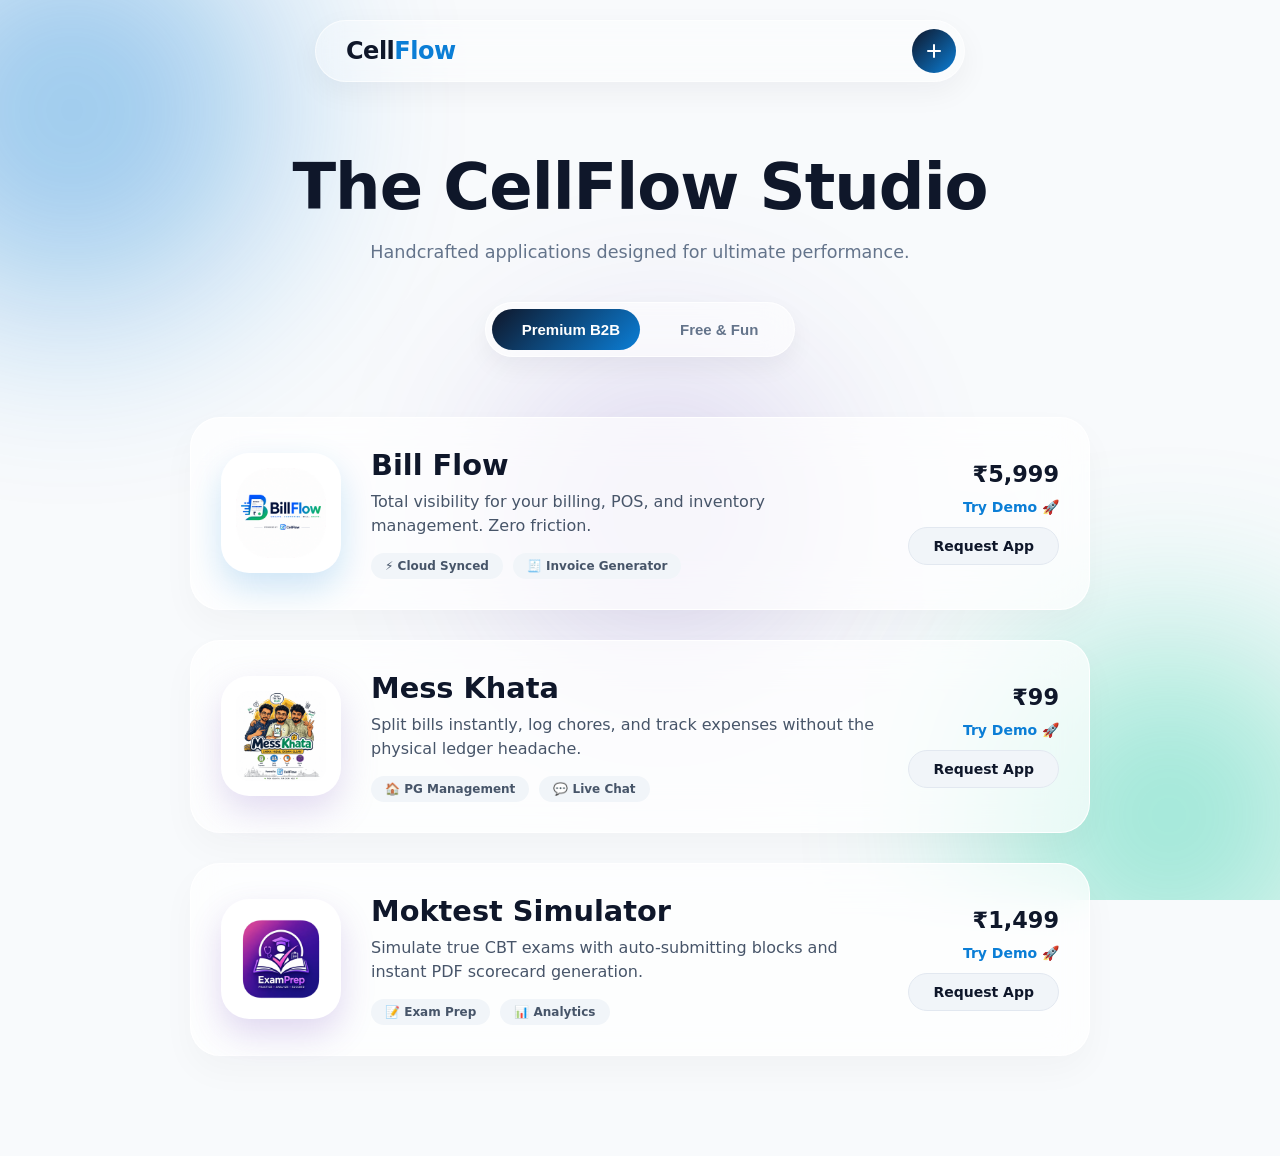
<file: appstore.html>
<!DOCTYPE html>
<html lang="en">
<head>
    <meta charset="UTF-8">
    <meta name="viewport" content="width=device-width, initial-scale=1.0, maximum-scale=5.0">
    <title>The Studio | CellFlow</title>
    <link rel="icon" type="image/png" href="logo.png">
    
    <!-- Link Main Style for Nav/Transitions, and App Store Style -->
    <link rel="stylesheet" href="style.css">
    <link rel="stylesheet" href="appstore.css">
</head>
<body class="store-body">

    <!-- 1. AMBIENT BACKGROUND ORBS -->
    <div class="store-ambient-bg">
        <div class="orb orb-blue"></div>
        <div class="orb orb-teal"></div>
        <div class="orb orb-purple"></div>
    </div>

    <!-- 2. NAVIGATION (Exact copy from your main page) -->
    <div class="cf-nav-wrapper">
        <nav class="cf-nav-container" id="nav-container">
            <div class="cf-nav-top">
                <!-- Changed to an anchor link pointing to index.html -->
                <a href="index.html" class="cf-logo cf-page-link" aria-label="Go to Home">
                    <span style="color: var(--cf-navy);">Cell</span><span style="color: var(--cf-blue);">Flow</span>
                </a>
                <button class="cf-nav-toggle" id="nav-toggle" aria-label="Toggle Menu">
                    <span class="cf-icon-plus"></span>
                </button>
            </div>
            
            <div class="cf-nav-menu" id="nav-menu">
                <div class="cf-menu-col">
                    <a href="index.html" class="cf-page-link">Home</a>
                    <!-- Points to the Custom Build state -->
                    <a href="request.html?type=custom" class="cf-page-link">Custom Build</a>
                    <!-- Replaced Pricing with Services, points to Service state -->
                    <a href="request.html?type=service" class="cf-page-link">Services</a>
                </div>
                <div class="cf-menu-col">
                    <div class="cf-menu-label">App Store</div>
                    <a href="appstore.html?filter=premium" class="cf-sub-link cf-page-link">Premium Apps</a>
                    <a href="appstore.html?filter=free" class="cf-sub-link cf-page-link">Free & Fun</a>
                </div>
                <div class="cf-menu-col">
                    <a href="about.html" class="cf-menu-label cf-page-link">Company</a>
                    <a href="about.html#contact" class="cf-sub-link cf-page-link">Contact</a>
                    <!-- Premium SVG Social Icons -->
                    <div class="cf-socials">
                        <!-- Instagram Icon -->
                        <a href="https://www.instagram.com/cellflow24?igsi=MXU5MTR5bnRicXFmcA==" target="_blank" rel="noopener noreferrer" class="cf-social-icon" aria-label="Instagram">
                            <svg viewBox="0 0 24 24" width="20" height="20" stroke="currentColor" stroke-width="2" fill="none" stroke-linecap="round" stroke-linejoin="round">
                                <rect x="2" y="2" width="20" height="20" rx="5" ry="5"></rect>
                                <path d="M16 11.37A4 4 0 1 1 12.63 8 4 4 0 0 1 16 11.37z"></path>
                                <line x1="17.5" y1="6.5" x2="17.51" y2="6.5"></line>
                            </svg>
                        </a>
                        <!-- Facebook Icon (Fixed) -->
                        <a href="https://www.facebook.com/share/1CE8utsk75/" target="_blank" rel="noopener noreferrer" class="cf-social-icon" aria-label="Facebook">
                            <svg viewBox="0 0 24 24" width="20" height="20" stroke="currentColor" stroke-width="2" fill="none" stroke-linecap="round" stroke-linejoin="round">
                                <path d="M18 2h-3a5 5 0 0 0-5 5v3H7v4h3v8h4v-8h3l1-4h-4V7a1 1 0 0 1 1-1h3z"></path>
                            </svg>
                        </a>
                    </div>
                </div>
            </div>
        </nav>
    </div>

    <!-- 3. STUDIO HEADER & FILTER -->
    <header class="store-header">
        <h1 class="store-title">The CellFlow Studio</h1>
        <p class="store-subtitle">Handcrafted applications designed for ultimate performance.</p>
        
        <!-- Filter Pill (No 'All' option as requested) -->
        <div class="store-filter-pill">
            <button class="filter-btn active" data-target="premium">Premium B2B</button>
            <button class="filter-btn" data-target="free">Free & Fun</button>
            <div class="filter-slider"></div>
        </div>
    </header>

    <!-- 4. APP GALLERY -->
    <main class="store-gallery" id="app-gallery">
        
        <!-- === PREMIUM APPS === -->
        <div class="app-card premium-app">
            <div class="app-visual" style="box-shadow: 0 15px 35px rgba(11, 126, 214, 0.2);">
                <img src="BillFlow-Demo/logo.png" alt="Bill Flow" onerror="this.src='logo.png'">
            </div>
            <div class="app-story">
                <h2>Bill Flow</h2>
                <p>Total visibility for your billing, POS, and inventory management. Zero friction.</p>
                <div class="app-tags">
                    <span>⚡ Cloud Synced</span>
                    <span>🧾 Invoice Generator</span>
                </div>
            </div>
            <div class="app-action">
                <div class="app-price">₹5,999</div>
                <a href="BillFlow-Demo/index.html" class="demo-link cf-page-link">Try Demo 🚀</a>
                <a href="request.html?type=order&app=Bill%20Flow" class="request-app-btn cf-page-link">Request App</a>
            </div>
        </div>

        <div class="app-card premium-app">
            <div class="app-visual" style="box-shadow: 0 15px 35px rgba(161, 140, 209, 0.3);">
                <img src="MessKhata-Demo/logo.png" alt="Mess Khata" onerror="this.src='logo.png'">
            </div>
            <div class="app-story">
                <h2>Mess Khata</h2>
                <p>Split bills instantly, log chores, and track expenses without the physical ledger headache.</p>
                <div class="app-tags">
                    <span>🏠 PG Management</span>
                    <span>💬 Live Chat</span>
                </div>
            </div>
            <div class="app-action">
                <div class="app-price">₹99</div>
                <a href="MessKhata-Demo/index.html" class="demo-link cf-page-link">Try Demo 🚀</a>
                <a href="request.html?type=order&app=Mess%20Khata" class="request-app-btn cf-page-link">Request App</a>
            </div>
        </div>

        <div class="app-card premium-app">
            <div class="app-visual" style="box-shadow: 0 15px 35px rgba(103, 58, 183, 0.2);">
                <img src="Moktest-Demo/logo.png" alt="Moktest" onerror="this.src='logo.png'">
            </div>
            <div class="app-story">
                <h2>Moktest Simulator</h2>
                <p>Simulate true CBT exams with auto-submitting blocks and instant PDF scorecard generation.</p>
                <div class="app-tags">
                    <span>📝 Exam Prep</span>
                    <span>📊 Analytics</span>
                </div>
            </div>
            <div class="app-action">
                <div class="app-price">₹1,499</div>
                <a href="Moktest-Demo/index.html" class="demo-link cf-page-link">Try Demo 🚀</a>
                <a href="request.html?type=order&app=Moktest%20Simulator" class="request-app-btn cf-page-link">Request App</a>
            </div>
        </div>

        <!-- === FREE & FUN APPS === -->
        <div class="app-card free-app" style="display: none; opacity: 0;">
            <div class="app-visual" style="box-shadow: 0 15px 35px rgba(0, 200, 150, 0.2);">
                <img src="dipsum-logo.png" alt="Dipsum Chat" onerror="this.src='logo.png'">
            </div>
            <div class="app-story">
                <h2>Dipsum</h2>
                <p>A completely free, anonymous community chat platform. Connect, share, and vibe.</p>
                <div class="app-tags">
                    <span>💬 Community Chat</span>
                    <span>🔒 Anonymous</span>
                </div>
            </div>
            <div class="app-action">
                <div class="app-price free-price">FREE</div>
                <a href="https://myfirstwebapp-production-82df.up.railway.app/index.html" target="_blank" class="demo-link">Open Web App 🚀</a>
                <!-- New Donate Button -->
                <a href="request.html?type=donate&app=Dipsum" class="donate-btn cf-page-link">Donate ☕</a>
            </div>
        </div>

        <div class="app-card free-app" style="display: none; opacity: 0;">
            <div class="app-visual" style="box-shadow: 0 15px 35px rgba(225, 29, 72, 0.2);">
                <img src="puja.png" alt="PujoPath">
            </div>
            <div class="app-story">
                <h2>PujoPath</h2>
                <p>Your ultimate companion to explore and navigate the best pandals during the festive season.</p>
                <div class="app-tags">
                    <span>🌸 Festival Guide</span>
                    <span>📍 Maps</span>
                </div>
            </div>
            <div class="app-action">
                <div class="app-price free-price">FREE</div>
                <a href="https://cellflow24.github.io/PujoPath/#home-screen" target="_blank" class="demo-link">Explore Now 🚀</a>
                <!-- New Donate Button -->
                <a href="request.html?type=donate&app=PujoPath" class="donate-btn cf-page-link">Donate ☕</a>
            </div>
        </div>
        
    </main>

    <!-- Include Scripts -->
    <script src="script.js"></script>
    <script src="appstore.js"></script>
</body>
</html>
</file>
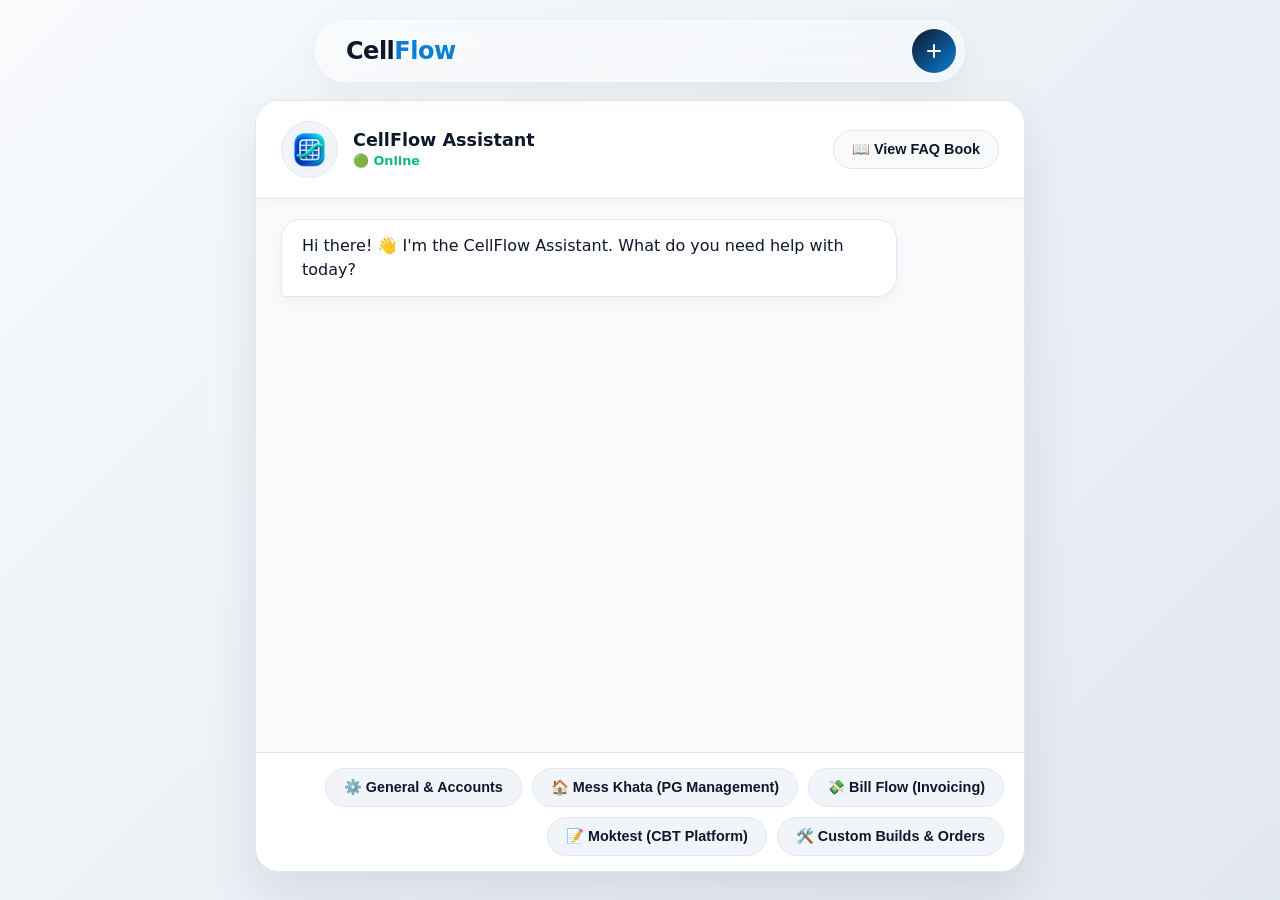
<file: faq.html>
<!DOCTYPE html>
<html lang="en">
<head>
    <meta charset="UTF-8">
    <meta name="viewport" content="width=device-width, initial-scale=1.0, maximum-scale=5.0">
    <title>FAQ & Support | CellFlow</title>
    <link rel="icon" type="image/png" href="logo.png">
    
    <!-- Link Main Style for Nav, and new FAQ Style -->
    <link rel="stylesheet" href="style.css">
    <link rel="stylesheet" href="faq.css">
</head>
<body class="faq-body">

    <!-- 1. NAVIGATION -->
    <div class="cf-nav-wrapper">
        <nav class="cf-nav-container" id="nav-container">
            <div class="cf-nav-top">
                <!-- Changed to an anchor link pointing to index.html -->
                <a href="index.html" class="cf-logo cf-page-link" aria-label="Go to Home">
                    <span style="color: var(--cf-navy);">Cell</span><span style="color: var(--cf-blue);">Flow</span>
                </a>
                <button class="cf-nav-toggle" id="nav-toggle" aria-label="Toggle Menu">
                    <span class="cf-icon-plus"></span>
                </button>
            </div>
            
            <div class="cf-nav-menu" id="nav-menu">
                <div class="cf-menu-col">
                    <a href="index.html" class="cf-page-link">Home</a>
                    <!-- Points to the Custom Build state -->
                    <a href="request.html?type=custom" class="cf-page-link">Custom Build</a>
                    <!-- Replaced Pricing with Services, points to Service state -->
                    <a href="request.html?type=service" class="cf-page-link">Services</a>
                </div>
                <div class="cf-menu-col">
                    <div class="cf-menu-label">App Store</div>
                    <a href="appstore.html?filter=premium" class="cf-sub-link cf-page-link">Premium Apps</a>
                    <a href="appstore.html?filter=free" class="cf-sub-link cf-page-link">Free & Fun</a>
                </div>
                <div class="cf-menu-col">
                    <a href="about.html" class="cf-menu-label cf-page-link">Company</a>
                    <a href="about.html#contact" class="cf-sub-link cf-page-link">Contact</a>
                    <!-- Premium SVG Social Icons -->
                    <div class="cf-socials">
                        <!-- Instagram Icon -->
                        <a href="https://www.instagram.com/cellflow24?igsi=MXU5MTR5bnRicXFmcA==" target="_blank" rel="noopener noreferrer" class="cf-social-icon" aria-label="Instagram">
                            <svg viewBox="0 0 24 24" width="20" height="20" stroke="currentColor" stroke-width="2" fill="none" stroke-linecap="round" stroke-linejoin="round">
                                <rect x="2" y="2" width="20" height="20" rx="5" ry="5"></rect>
                                <path d="M16 11.37A4 4 0 1 1 12.63 8 4 4 0 0 1 16 11.37z"></path>
                                <line x1="17.5" y1="6.5" x2="17.51" y2="6.5"></line>
                            </svg>
                        </a>
                        <!-- Facebook Icon (Fixed) -->
                        <a href="https://www.facebook.com/share/1CE8utsk75/" target="_blank" rel="noopener noreferrer" class="cf-social-icon" aria-label="Facebook">
                            <svg viewBox="0 0 24 24" width="20" height="20" stroke="currentColor" stroke-width="2" fill="none" stroke-linecap="round" stroke-linejoin="round">
                                <path d="M18 2h-3a5 5 0 0 0-5 5v3H7v4h3v8h4v-8h3l1-4h-4V7a1 1 0 0 1 1-1h3z"></path>
                            </svg>
                        </a>
                    </div>
                </div>
            </div>
        </nav>
    </div>

    <!-- 2. FAQ CHAT INTERFACE -->
    <main class="faq-main">
        <div class="faq-chat-container">
            
            <!-- Chat Header -->
            <div class="faq-chat-header">
                <div class="bot-profile">
                    <img src="logo.png" alt="CellFlow Support">
                    <div>
                        <h2>CellFlow Assistant</h2>
                        <span class="online-status">🟢 Online</span>
                    </div>
                </div>
                <button class="faq-book-btn" id="open-book-btn">📖 View FAQ Book</button>
            </div>

            <!-- Chat Messages Area -->
            <div class="faq-chat-box" id="chat-box">
                <!-- Messages will be injected here via JavaScript -->
            </div>

            <!-- Chat Input / Options Area -->
            <div class="faq-chat-input" id="chat-options-container">
                <!-- Action buttons (Categories/Questions) injected here -->
            </div>

        </div>
    </main>

    <!-- 3. TOTAL FAQ BOOK MODAL (Hidden by default) -->
    <div class="faq-book-modal" id="faq-book-modal">
        <div class="faq-book-content">
            <div class="faq-book-header">
                <h2>📖 The Complete FAQ Book</h2>
                <button class="close-book-btn" id="close-book-btn">✖</button>
            </div>
            <div class="faq-accordion-container" id="faq-accordion-container">
                <!-- Full list injected here -->
            </div>
        </div>
    </div>

    <!-- Main site script for Nav, then FAQ specific script -->
    <script src="script.js"></script>
    <script src="faq.js"></script>
</body>
</html>
</file>
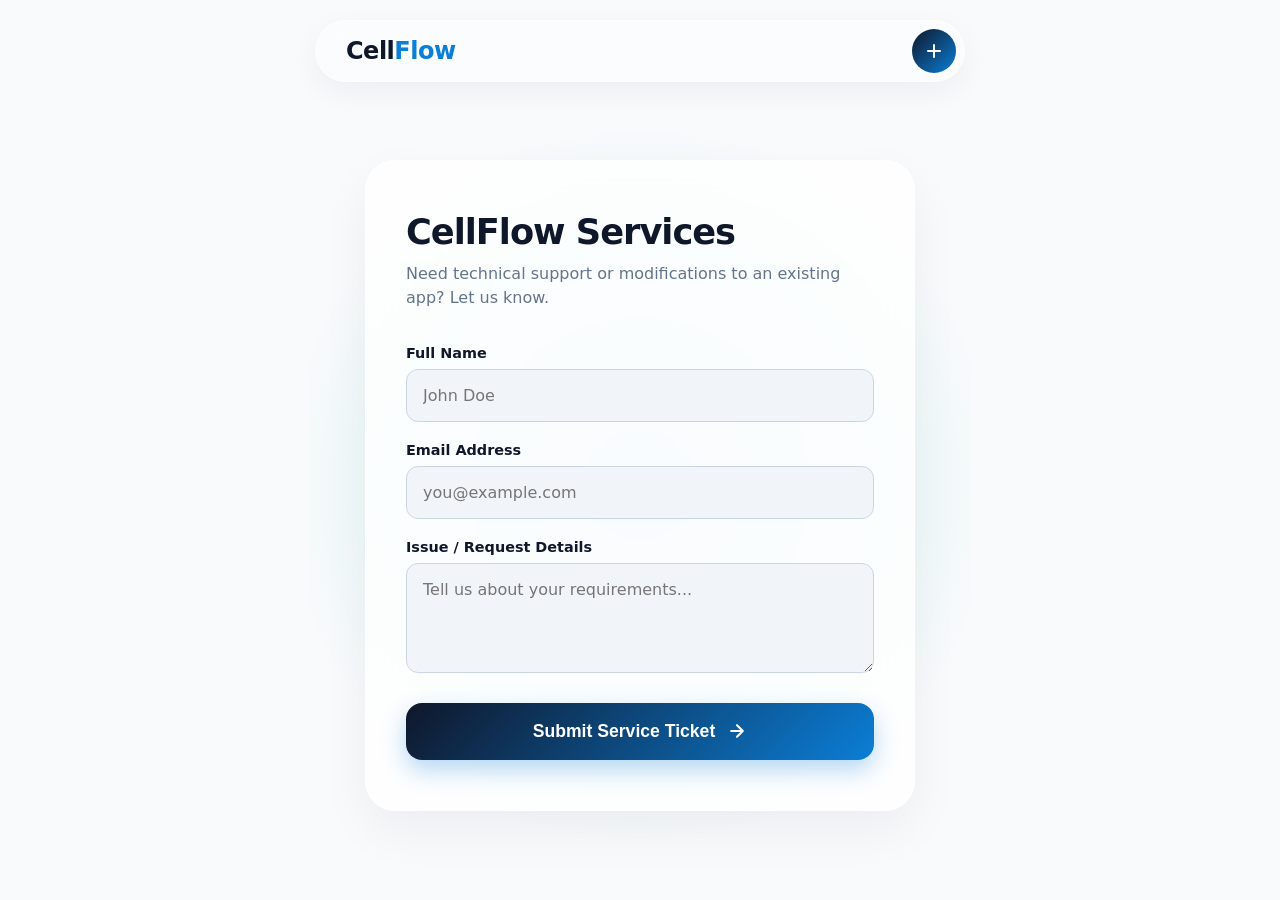
<file: request.html>
<!DOCTYPE html>
<html lang="en">
<head>
    <meta charset="UTF-8">
    <meta name="viewport" content="width=device-width, initial-scale=1.0, maximum-scale=5.0">
    <title>Request | CellFlow</title>
    <link rel="icon" type="image/png" href="logo.png">
    <script src="https://checkout.razorpay.com/v1/checkout.js"></script>
    <link rel="stylesheet" href="style.css">
    <link rel="stylesheet" href="request.css">
</head>
<body class="req-body">

    <!-- 1. NAVIGATION -->
    <div class="cf-nav-wrapper">
        <nav class="cf-nav-container" id="nav-container">
            <div class="cf-nav-top">
                <!-- Changed to an anchor link pointing to index.html -->
                <a href="index.html" class="cf-logo cf-page-link" aria-label="Go to Home">
                    <span style="color: var(--cf-navy);">Cell</span><span style="color: var(--cf-blue);">Flow</span>
                </a>
                <button class="cf-nav-toggle" id="nav-toggle" aria-label="Toggle Menu">
                    <span class="cf-icon-plus"></span>
                </button>
            </div>
            
            <div class="cf-nav-menu" id="nav-menu">
                <div class="cf-menu-col">
                    <a href="index.html" class="cf-page-link">Home</a>
                    <a href="request.html?type=custom" class="cf-page-link">Custom Build</a>
                    <a href="request.html?type=service" class="cf-page-link">Services</a>
                </div>
                <div class="cf-menu-col">
                    <div class="cf-menu-label">App Store</div>
                    <a href="appstore.html?filter=premium" class="cf-sub-link cf-page-link">Premium Apps</a>
                    <a href="appstore.html?filter=free" class="cf-sub-link cf-page-link">Free & Fun</a>
                </div>
                <div class="cf-menu-col">
                    <a href="about.html" class="cf-menu-label cf-page-link">Company</a>
                    <a href="about.html#contact" class="cf-sub-link cf-page-link">Contact</a>
                    <div class="cf-socials">
                        <a href="https://www.instagram.com/cellflow24" target="_blank" class="cf-social-icon"><svg viewBox="0 0 24 24" width="20" height="20" stroke="currentColor" stroke-width="2" fill="none"><rect x="2" y="2" width="20" height="20" rx="5" ry="5"></rect><path d="M16 11.37A4 4 0 1 1 12.63 8 4 4 0 0 1 16 11.37z"></path><line x1="17.5" y1="6.5" x2="17.51" y2="6.5"></line></svg></a>
                        <a href="https://www.facebook.com/share/1CE8utsk75/" target="_blank" class="cf-social-icon"><svg viewBox="0 0 24 24" width="20" height="20" stroke="currentColor" stroke-width="2" fill="none"><path d="M18 2h-3a5 5 0 0 0-5 5v3H7v4h3v8h4v-8h3l1-4h-4V7a1 1 0 0 1 1-1h3z"></path></svg></a>
                    </div>
                </div>
            </div>
        </nav>
    </div>

    <!-- 2. DYNAMIC REQUEST FORM -->
    <main class="req-main">
        <!-- Background Ambient Glow -->
        <div class="req-glow"></div>

        <div class="req-card">
            <!-- Dynamic Headers -->
            <h1 class="req-title" id="req-title">Loading...</h1>
            <p class="req-subtitle" id="req-subtitle">Please wait while we set up your request.</p>

            <form class="req-form" id="req-form">
                
                <!-- Dynamic Order Summary (Hidden by default, shown for App Purchases) -->
                <div class="req-order-summary" id="order-summary" style="display: none;">
                    <div class="summary-label">Order Details</div>
                    <div class="summary-flex">
                        <div class="summary-app-name" id="app-name-display">App Name</div>
                        <div class="summary-price" id="app-price-display">₹0</div>
                    </div>
                </div>

                <!-- Input Fields -->
                <div class="input-group">
                    <label>Full Name</label>
                    <input type="text" id="req-name" placeholder="John Doe" required>
                </div>

                <div class="input-group">
                    <label>Email Address</label>
                    <input type="email" id="req-email" placeholder="you@example.com" required>
                </div>

                <!-- NEW: Donation Amount (Hidden by default, shown for Donations) -->
                <div class="input-group" id="req-amount-box" style="display: none;">
                    <label>Donation Amount (₹)</label>
                    <input type="number" id="req-amount" placeholder="e.g. 100" min="1">
                </div>

                <!-- Message Box -->
                <div class="input-group" id="req-message-box">
                    <label id="req-message-label">Project Details / Request</label>
                    <textarea id="req-message" rows="4" placeholder="Tell us about your requirements..."></textarea>
                </div>

                <!-- Dynamic Submit Button -->
                <button type="submit" class="req-submit-btn" id="req-submit-btn">
                    <span id="btn-text">Proceed</span>
                    <svg class="btn-arrow" width="20" height="20" viewBox="0 0 24 24" fill="none" stroke="currentColor" stroke-width="2.5" stroke-linecap="round" stroke-linejoin="round"><path d="M5 12h14M12 5l7 7-7 7"/></svg>
                </button>
            </form>
            <!-- THE SUCCESS STATE (Hidden initially) -->
            <div id="successState" class="blast-container" style="display:none;">
                <div class="success-blob" id="successBlob"></div>
                <div class="success-content" id="successContent">
                    <svg class="success-icon-svg" viewBox="0 0 24 24" stroke-linecap="round" stroke-linejoin="round">
                        <path d="M22 11.08V12a10 10 0 1 1-5.93-9.14"></path>
                        <polyline points="22 4 12 14.01 9 11.01"></polyline>
                    </svg>
                    <h3 id="success-title">Request Received</h3>
                    <p id="success-message">Team CellFlow will be in touch shortly.</p>
                    <a href="index.html" class="req-submit-btn cf-page-link" style="text-decoration: none; width: max-content; margin: 20px auto 0;">Back to Home</a>
                </div>
            </div>
        </div>
    </main>

    <!-- Scripts -->
    <script src="script.js"></script>
    <script src="request.js"></script>
</body>
</html>
</file>
<file: style.css>
:root {
    --cf-blue: #0B7ED6;
    --cf-teal: #00C896;
    --cf-navy: #0F172A;
    --cf-light: #F8FAFC;
    --cf-border: #E2E8F0;
    --cf-neon: #a3ff00; /* Zappy-style neon green for the badge */
}

body {
    margin: 0;
    font-family: 'Segoe UI', system-ui, sans-serif;
    background-color: #ffffff; /* Stark white background for contrast */
    padding-top: 120px; 
    overflow-x: hidden;
}

/* =========================================
   1. NAVIGATION (Premium Glassmorphism)
========================================= */
.cf-nav-wrapper {
    position: fixed;
    top: 20px;
    left: 50%;
    transform: translateX(-50%);
    width: 90%;
    max-width: 650px;
    z-index: 1000;
}

/* Glassmorphism Container */
.cf-nav-container {
    background: rgba(255, 255, 255, 0.35); /* Much more transparent */
    backdrop-filter: blur(12px); /* A softer, minimal blur */
    -webkit-backdrop-filter: blur(12px); /* For Safari */
    border: 1px solid rgba(255, 255, 255, 0.6);
    border-radius: 40px; 
    box-shadow: 0 10px 30px rgba(15, 23, 42, 0.05);
    overflow: hidden;
    transition: all 0.5s cubic-bezier(0.25, 1, 0.5, 1);
}

/* Keeps it highly transparent even when opened */
.cf-nav-container.open {
    background: rgba(255, 255, 255, 0.45); /* Still transparent so you see the blur */
    border-radius: 28px;
    box-shadow: 0 20px 50px rgba(15, 23, 42, 0.1);
}

.cf-nav-top {
    display: flex;
    justify-content: space-between;
    align-items: center;
    padding: 8px 8px 8px 30px;
}

/* CellFlow Logo (Now a Link) */
.cf-logo {
    font-size: 24px;
    font-weight: 900;
    letter-spacing: -0.5px;
    text-decoration: none; /* Removes the link underline */
    cursor: pointer;
    transition: opacity 0.3s ease, transform 0.3s ease;
}

.cf-logo:hover {
    opacity: 0.8; /* Subtle fade when hovered */
    transform: scale(0.98); /* Slight press effect */
}

/* CellFlow Branded Toggle Button */
.cf-nav-toggle {
    width: 44px;
    height: 44px;
    border-radius: 50%;
    background: linear-gradient(135deg, var(--cf-navy) 0%, var(--cf-blue) 100%);
    border: none;
    cursor: pointer;
    display: flex;
    justify-content: center;
    align-items: center;
    transition: transform 0.5s cubic-bezier(0.34, 1.56, 0.64, 1), background 0.3s;
}

/* Turns light grey when opened */
.cf-nav-container.open .cf-nav-toggle {
    transform: rotate(45deg);
    background: #f1f5f9; 
}

.cf-icon-plus {
    position: relative;
    width: 14px;
    height: 14px;
    pointer-events: none; 
}

/* White plus lines */
.cf-icon-plus::before, .cf-icon-plus::after {
    content: '';
    position: absolute;
    background-color: #ffffff; 
    border-radius: 2px;
    transition: background-color 0.3s;
}

.cf-icon-plus::before { top: 50%; left: 0; right: 0; height: 2px; transform: translateY(-50%); }
.cf-icon-plus::after { left: 50%; top: 0; bottom: 0; width: 2px; transform: translateX(-50%); }

/* Dark lines when it turns into an 'X' */
.cf-nav-container.open .cf-icon-plus::before,
.cf-nav-container.open .cf-icon-plus::after {
    background-color: var(--cf-navy);
}

/* Mobile First: Stacked Menu */
.cf-nav-menu {
    display: flex;
    flex-direction: column; /* Stacks items vertically on phone */
    gap: 25px;
    padding: 0 30px;
    max-height: 0; 
    opacity: 0;
    visibility: hidden;
    transition: all 0.5s cubic-bezier(0.25, 1, 0.5, 1);
}

/* Desktop: Side-by-side columns */
@media (min-width: 851px) {
    .cf-nav-menu {
        display: grid;
        grid-template-columns: 1fr 1fr 1fr;
        gap: 20px;
    }
}

.cf-nav-container.open .cf-nav-menu {
    max-height: 450px; 
    opacity: 1;
    visibility: visible;
    padding: 10px 30px 35px 30px;
}

/* Cascading Fade-In Animation for Menu Items */
.cf-menu-col { 
    display: flex; 
    flex-direction: column; 
    gap: 12px; 
    opacity: 0;
    transform: translateY(10px);
    transition: opacity 0.4s ease, transform 0.4s cubic-bezier(0.25, 1, 0.5, 1);
}

.cf-nav-container.open .cf-menu-col {
    opacity: 1;
    transform: translateY(0);
}

/* Staggers the items sliding up */
.cf-nav-container.open .cf-menu-col:nth-child(1) { transition-delay: 0.1s; }
.cf-nav-container.open .cf-menu-col:nth-child(2) { transition-delay: 0.15s; }
.cf-nav-container.open .cf-menu-col:nth-child(3) { transition-delay: 0.2s; }

/* =========================================
   MENU TYPOGRAPHY & SOCIAL ICONS
========================================= */

/* Primary Links (Home, Custom Build, Pricing) */
.cf-menu-col > a:not(.cf-sub-link):not(.cf-menu-label) {
    text-decoration: none;
    color: var(--cf-navy);
    font-weight: 900;
    font-size: 18px; /* Slightly larger and bolder */
    text-transform: uppercase;
    letter-spacing: -0.5px;
    transition: color 0.3s ease, transform 0.3s cubic-bezier(0.25, 1, 0.5, 1);
    transform-origin: left center;
}

.cf-menu-col > a:not(.cf-sub-link):not(.cf-menu-label):hover {
    color: var(--cf-blue);
    transform: translateX(6px); /* Premium sliding indent on hover */
}

/* Section Labels (Download, Company) */
.cf-menu-label {
    font-size: 13px;
    color: #94A3B8;
    margin-bottom: 6px;
    font-weight: 700;
    text-transform: uppercase;
    letter-spacing: 1px; /* Wide tracking for modern look */
    text-decoration: none;
    cursor: default;
}

/* Make Company label clickable & animated */
a.cf-menu-label {
    cursor: pointer;
    transition: color 0.3s ease;
}
a.cf-menu-label:hover { color: var(--cf-blue); }

/* Secondary Links (Mess Khata, Contact, etc.) */
.cf-sub-link {
    font-weight: 600;
    font-size: 16px;
    color: #64748B;
    text-decoration: none;
    transition: color 0.3s ease;
}

.cf-sub-link:hover {
    color: var(--cf-navy); /* Darkens sharply on hover for contrast */
}

/* SVG Social Icons */
.cf-socials {
    display: flex;
    gap: 18px;
    margin-top: 8px;
}

.cf-social-icon {
    color: #64748B;
    display: flex;
    align-items: center;
    justify-content: center;
    transition: color 0.3s ease, transform 0.3s cubic-bezier(0.34, 1.56, 0.64, 1);
}

.cf-social-icon:hover {
    color: var(--cf-blue);
    transform: translateY(-3px) scale(1.1); /* Gentle pop upward */
}

/* =========================================
   2. HERO SECTION
========================================= */
.cf-hero {
    display: flex;
    flex-direction: column;
    align-items: center;
    text-align: center;
    padding: 60px 20px 20px;
}

/* Promo Badge (CellFlow Branded) */
.cf-promo-badge {
    background: linear-gradient(135deg, var(--cf-navy) 0%, var(--cf-blue) 100%);
    color: #ffffff;
    font-weight: 800;
    font-size: 14px;
    padding: 10px 24px;
    border-radius: 30px;
    display: inline-block;
    margin-bottom: 40px;
    box-shadow: 0 8px 20px rgba(11, 126, 214, 0.25);
    border: 1px solid rgba(255, 255, 255, 0.2);
    animation: popIn 0.8s cubic-bezier(0.34, 1.56, 0.64, 1) forwards;
}

/* Zappy-Style Text Slider Container */
.cf-motto-container {
    position: relative;
    /* Increased from 2.2 to 2.5 to prevent cropping the 'y', 'p', or 'g' on desktop */
    height: calc(clamp(3rem, 8vw, 6rem) * 2.5); 
    width: 100%;
    margin-bottom: 20px;
    overflow: hidden; /* Keeps the text invisible until it slides into the box */
}

/* The Sliding Text Layers */
.cf-motto-slide {
    position: absolute;
    top: 0;
    left: 0;
    width: 100%;
    font-size: clamp(3rem, 8vw, 6rem);
    font-weight: 900;
    color: var(--cf-navy);
    line-height: 1.1;
    letter-spacing: -2px;
    
    /* Starts hidden and pushed down */
    opacity: 0;
    transform: translateY(100%); 
    animation: zappyCycle 9s infinite cubic-bezier(0.25, 1, 0.5, 1);
}

/* Staggering the timing so they play sequentially (3 seconds each) */
.cf-motto-slide:nth-child(1) { animation-delay: 0s; }
.cf-motto-slide:nth-child(2) { animation-delay: 3s; }
.cf-motto-slide:nth-child(3) { animation-delay: 6s; }

/* The Snappy Keyframe Animation */
@keyframes zappyCycle {
    0%, 5% { opacity: 0; transform: translateY(100%); } /* Quick slide in */
    10%, 28% { opacity: 1; transform: translateY(0); } /* Hold in place */
    33%, 100% { opacity: 0; transform: translateY(-100%); } /* Quick slide out up */
}

/* Delay the second line for the Zappy-style text effect */
.motto-line:nth-child(2) {
    animation-delay: 0.2s;
}

.motto-sub {
    display: block;
    font-size: 1.2rem;
    font-weight: 500;
    color: #64748B;
    margin-top: 20px;
    letter-spacing: 0;
    opacity: 0;
    animation: fadeUp 0.8s ease forwards 0.4s;
}

/* Decorative Icon Bubbles */
.cf-icon-bubble {
    background: #ffffff;
    font-size: 20px;
    width: 45px;
    height: 45px;
    display: flex;
    align-items: center;
    justify-content: center;
    border-radius: 50%;
    box-shadow: 0 8px 20px rgba(15, 23, 42, 0.06);
    border: 1px solid var(--cf-border);
}

/* Ensure decor doesn't block clicks */
.cf-decor {
    pointer-events: none;
    z-index: 1;
}

/* Adjust Central Logo initial state for the new zoom fade */
.cf-core-wrapper {
    position: relative;
    width: 250px;
    height: 250px;
    z-index: 5;
    will-change: transform, opacity;
    transform-origin: center center;
}
/* Animations */
@keyframes popIn {
    0% { opacity: 0; transform: scale(0.8) translateY(10px); }
    100% { opacity: 1; transform: scale(1) translateY(0); }
}

@keyframes fadeUp {
    0% { opacity: 0; transform: translateY(20px); }
    100% { opacity: 1; transform: translateY(0); }
}

/* =========================================
   3. ECOSYSTEM PARALLAX SECTION
========================================= */
.cf-ecosystem {
    position: relative;
    width: 100%;
    min-height: 130vh; 
    display: flex;
    justify-content: center;
    align-items: center;
    overflow: hidden;
    margin-top: 60px;
    padding: 100px 0;
}

/* Central Logo & Glow */
.cf-core-wrapper {
    position: relative;
    width: 320px; /* Made larger and more visible */
    height: 320px;
    z-index: 5;
    will-change: transform, opacity;
    transform-origin: center center;
}

/* Upgraded Central Logo Glow (Holo Pulse) */
.cf-core-glow {
    position: absolute;
    top: 50%;
    left: 50%;
    transform: translate(-50%, -50%);
    width: 180%;
    height: 180%;
    /* Rich, vibrant gradient matching your brand */
    background: radial-gradient(circle, rgba(11, 126, 214, 0.35) 0%, rgba(0, 200, 150, 0.15) 40%, transparent 70%);
    border-radius: 50%;
    z-index: -1;
    animation: pulseHolo 4s ease-in-out infinite alternate;
}

@keyframes pulseHolo {
    0% { transform: translate(-50%, -50%) scale(0.95); opacity: 0.8; }
    100% { transform: translate(-50%, -50%) scale(1.05); opacity: 1; }
}

.cf-core-wrapper img {
    width: 100%;
    height: 100%;
    object-fit: contain;
    filter: drop-shadow(0 25px 40px rgba(11, 126, 214, 0.3));
}

/* Floating App Containers (Bigger & Glossy) */
.cf-float-item {
    position: absolute;
    display: flex;
    flex-direction: column;
    align-items: center;
    gap: 12px;
    z-index: 2;
    will-change: transform;
}

.cf-float-item img {
    width: 110px; /* Increased size for desktop */
    height: 110px;
    border-radius: 28px;
    /* Glossy Effect */
    background: linear-gradient(135deg, #ffffff 0%, #f4f7fa 100%);
    box-shadow: 
        0 15px 35px rgba(15, 23, 42, 0.12), /* Outer soft shadow */
        inset 0 2px 4px rgba(255, 255, 255, 1), /* Top gloss edge */
        inset 0 -2px 6px rgba(0, 0, 0, 0.03); /* Bottom depth */
    padding: 15px;
    object-fit: contain;
    border: 1px solid rgba(255, 255, 255, 0.9);
}

/* Floating UI Badges */
.cf-float-badge, .cf-chat-bubble, .cf-icon-bubble {
    background: #ffffff;
    color: var(--cf-navy);
    font-size: 14px;
    font-weight: 700;
    padding: 10px 20px;
    border-radius: 24px;
    box-shadow: 0 10px 25px rgba(15, 23, 42, 0.08);
    border: 1px solid var(--cf-border);
    white-space: nowrap;
}

.cf-icon-bubble {
    font-size: 24px;
    width: 55px;
    height: 55px;
    display: flex;
    align-items: center;
    justify-content: center;
    padding: 0;
    border-radius: 50%;
}

.cf-green { background: var(--cf-neon); border-color: var(--cf-neon); }
.cf-purple { background: #E0E7FF; color: #3730A3; border-color: #C7D2FE; }
.cf-chat-bubble { border-bottom-left-radius: 4px; } 

.cf-decor {
    pointer-events: none;
    z-index: 1;
}

/* =========================================
   GENTLE ROTATION ANIMATIONS (EMOJIS)
========================================= */
@keyframes spinClockwise {
    from { transform: rotate(0deg); }
    to { transform: rotate(360deg); }
}

@keyframes spinCounterClockwise {
    from { transform: rotate(0deg); }
    to { transform: rotate(-360deg); }
}

.cf-spin-cw { animation: spinClockwise 20s linear infinite; }
.cf-spin-ccw { animation: spinCounterClockwise 25s linear infinite; }

.cf-small-bubble {
    width: 35px !important;
    height: 35px !important;
    font-size: 16px !important;
}

/* =========================================
   DESKTOP PLACEMENT (APPS & DECOR)
========================================= */
/* Main Apps */
.cf-float-mk { top: 8%; left: 10%; }
.cf-float-bf { top: 65%; left: 8%; }
.cf-float-mt { top: 12%; right: 10%; }
.cf-float-dp { top: 62%; right: 8%; }

/* Extra Decor */
.cf-decor-1 { top: 25%; left: 30%; } /* ✨ Clean Code */
.cf-decor-2 { top: 50%; right: 28%; } /* ❤️ 99+ */
.cf-decor-3 { top: 75%; left: 30%; } /* 🚀 Rocket */
.cf-decor-4 { top: 15%; right: 30%; } /* 💡 Lightbulb */
.cf-decor-5 { top: 38%; left: 22%; } /* 🎮 Game */
.cf-decor-6 { top: 28%; right: 22%; } /* 📝 Exam */
.cf-decor-7 { top: 82%; left: 45%; } /* 💸 Bill */
.cf-decor-8 { top: 45%; right: 18%; } /* 💬 Chat */
.cf-decor-9 { top: 85%; right: 25%; } /* 🎯 Target */

/* =========================================
   MOBILE MEDIA QUERY UPDATES
========================================= */
@media (max-width: 850px) {
    .cf-core-wrapper { width: 220px; height: 220px; }
    .cf-float-item img { width: 80px; height: 80px; border-radius: 22px; padding: 10px; }
    
    /* Main Apps (Mobile) */
    .cf-float-mk { top: 5%; left: 2%; }
    .cf-float-bf { top: 70%; left: 2%; }
    .cf-float-mt { top: 8%; right: 2%; }
    .cf-float-dp { top: 72%; right: 2%; }
    
    /* Pull decorations much closer to the center on phones to keep them in frame */
    .cf-decor-1 { top: 22%; left: 15%; }
    .cf-decor-2 { top: 48%; right: 15%; }
    .cf-decor-3 { top: 80%; left: 20%; }
    .cf-decor-4 { top: 15%; right: 20%; }
    .cf-decor-5 { top: 35%; left: 10%; }
    .cf-decor-6 { top: 25%; right: 12%; }
    .cf-decor-7 { top: 88%; left: 40%; }
    .cf-decor-8 { top: 42%; right: 8%; }
    .cf-decor-9 { top: 82%; right: 18%; }
}

/* =========================================
   4. MOBILE APP SHOWCASE
========================================= */
.cf-mobile-showcase {
    position: relative;
    width: 100%;
    padding: 20px 0 100px;
    background: #ffffff;
    display: flex;
    flex-direction: column;
    gap: 80px;
    overflow-x: hidden;
}

/* =========================================
   WATER DROP FLOATING MENU
========================================= */
.cf-water-menu-container {
    position: fixed;
    /* Hidden below screen initially */
    bottom: -150px; 
    /* Set up for smooth centering animation */
    right: 50%;
    transform: translateX(50%);
    z-index: 1000;
    display: flex;
    flex-direction: column;
    align-items: flex-end; /* Keeps menu aligned to the right when opened */
    transition: bottom 0.6s cubic-bezier(0.34, 1.56, 0.64, 1), 
                right 0.8s cubic-bezier(0.34, 1.56, 0.64, 1), 
                transform 0.8s cubic-bezier(0.34, 1.56, 0.64, 1);
}

/* STATE 1: Centered Pill */
.cf-water-menu-container.state-pill {
    bottom: 30px;
    right: 50%;
    transform: translateX(50%);
}

/* STATE 2: Bottom Right Bubble (Thumb zone) */
.cf-water-menu-container.state-bubble {
    bottom: 30px;
    right: 25px; /* Safely off the right edge */
    transform: translateX(0); /* Removes the 50% centering */
}

/* The Button Base (Glassmorphism) */
.cf-water-btn {
    position: relative;
    background: rgba(255, 255, 255, 0.15); /* Highly transparent */
    backdrop-filter: blur(12px); /* Blurred glass effect */
    -webkit-backdrop-filter: blur(12px);
    border: 1px solid rgba(255, 255, 255, 0.4);
    box-shadow: 0 10px 30px rgba(11, 126, 214, 0.15), inset 0 0 15px rgba(255,255,255,0.3);
    display: flex;
    align-items: center;
    justify-content: center;
    cursor: pointer;
    overflow: hidden;
    transition: all 0.8s cubic-bezier(0.34, 1.56, 0.64, 1);
    outline: none;
}

/* Morphing from Pill to Bubble */
.state-pill .cf-water-btn {
    border-radius: 40px;
    padding: 14px 28px;
    width: 200px;
    height: 52px;
}

/* State 2: Morphing from Pill to Bubble (Made Larger for Mobile) */
.state-bubble .cf-water-btn {
    border-radius: 50%;
    width: 75px;  /* Increased from 60px */
    height: 75px; /* Increased from 60px */
    padding: 0;
    /* Activates the liquid shape shifting */
    animation: waterMorph 4s ease-in-out infinite alternate;
}

/* Inner Fluid Effect */
.cf-water-fluid {
    position: absolute;
    top: 0; left: 0; right: 0; bottom: 0;
    background: linear-gradient(135deg, rgba(11, 126, 214, 0.2) 0%, rgba(0, 200, 150, 0.2) 100%);
    z-index: 1;
    opacity: 0.6;
}

/* Dynamic text and icon swapping */
.cf-water-text, .cf-water-icon {
    position: relative;
    z-index: 2;
    transition: opacity 0.3s ease;
}

.cf-water-text {
    color: var(--cf-navy);
    font-weight: 800;
    font-size: 15px;
    white-space: nowrap;
}

/* The Emoji Icon inside the bubble */
.cf-water-icon {
    font-size: 32px; /* Increased from 26px */
    display: none;
    transition: transform 0.4s cubic-bezier(0.25, 0.8, 0.25, 1);
}

.state-pill .cf-water-text { display: block; opacity: 1; }
.state-pill .cf-water-icon { display: none; }

.state-bubble .cf-water-text { display: none; }
.state-bubble .cf-water-icon { display: block; }

/* Menu Options Container */
.cf-water-options {
    display: flex;
    flex-direction: column;
    gap: 12px;
    margin-bottom: 15px;
    opacity: 0;
    visibility: hidden;
    transform: translateY(20px) scale(0.9);
    transform-origin: bottom right;
    transition: all 0.3s cubic-bezier(0.25, 1, 0.5, 1);
}

/* When the menu is clicked open */
.cf-water-menu-container.menu-open .cf-water-options {
    opacity: 1;
    visibility: visible;
    transform: translateY(0) scale(1);
}

.cf-water-menu-container.menu-open .cf-water-btn {
    border-radius: 50%; /* Force perfect circle when open */
    animation: none; /* Pause fluid movement */
    background: rgba(255, 255, 255, 0.6); /* Slightly more solid */
}

.cf-water-menu-container.menu-open .cf-water-icon {
    transform: rotate(180deg) scale(1.1); /* Spin to an 'X' or distinct state */
}

/* Individual Links */
.cf-water-opt {
    background: rgba(255, 255, 255, 0.5);
    backdrop-filter: blur(15px);
    -webkit-backdrop-filter: blur(15px);
    color: var(--cf-navy);
    padding: 12px 22px;
    border-radius: 25px;
    text-decoration: none;
    font-weight: 700;
    font-size: 14px;
    box-shadow: 0 10px 25px rgba(0,0,0,0.05);
    border: 1px solid rgba(255,255,255,0.7);
    transition: all 0.3s ease;
    white-space: nowrap;
}

.cf-water-opt:hover {
    transform: translateX(-5px);
    background: #ffffff;
}

.wa-opt:hover { background: #25D366; color: white; border-color: #25D366; }
.email-opt:hover { background: #ea4335; color: white; border-color: #ea4335; }

/* =========================================
   DESKTOP SCALING FOR WATER MENU
========================================= */
@media (min-width: 851px) {
    /* Make the bubble even larger on Desktop */
    .state-bubble .cf-water-btn {
        width: 85px;
        height: 85px;
    }
    
    /* Make the emoji bigger on Desktop */
    .cf-water-icon {
        font-size: 38px;
    }
    
    /* Push the menu slightly further from the edge on large screens */
    .cf-water-menu-container.state-bubble {
        right: 40px;
        bottom: 40px;
    }
}

/* The Shape Shifting Animation */
@keyframes waterMorph {
    0% { border-radius: 40% 60% 70% 30% / 40% 50% 60% 50%; }
    100% { border-radius: 60% 40% 30% 70% / 60% 30% 70% 40%; }
}

/* Individual App Block */
.cf-app-block {
    display: flex;
    flex-direction: column;
    align-items: center;
    width: 100%;
    opacity: 0;
    transform: translateY(60px);
    transition: all 0.8s cubic-bezier(0.25, 1, 0.5, 1);
}

.cf-app-block.in-view {
    opacity: 1;
    transform: translateY(0);
}

/* Giant Phone Mockup (Slimmer, Modern Ratio) */
.cf-giant-phone {
    width: 75%;
    max-width: 320px; /* Slimmed down from 400px */
    height: 650px; /* Taller screen ratio */
    background: #000000;
    border-radius: 45px;
    padding: 12px;
    box-sizing: border-box;
    position: relative;
    box-shadow: inset 0 0 0 2px #4a5568, 0 30px 60px rgba(15, 23, 42, 0.2);
    cursor: pointer;
    margin-bottom: 30px;
    will-change: transform;
    /* Transformation is now handled by JS for the scroll-tilt */
}

.cf-giant-phone:active {
    transform: scale(0.96) !important; /* Click feedback */
}

.cf-phone-notch {
    position: absolute;
    top: 22px;
    left: 50%;
    transform: translateX(-50%);
    width: 100px;
    height: 26px;
    background: #000000;
    border-radius: 16px;
    z-index: 10;
}

.cf-phone-screen {
    width: 100%;
    height: 100%;
    border-radius: 35px;
    overflow: hidden;
    position: relative;
}

/* Pure CSS App UI Elements */
.cf-css-ui {
    width: 100%;
    height: 100%;
    padding: 60px 15px 20px; /* Adjusted padding for taller screen */
    box-sizing: border-box;
    display: flex;
    flex-direction: column;
    gap: 12px;
}

.ui-title {
    background: rgba(255,255,255,0.6);
    color: var(--cf-navy);
    padding: 12px;
    border-radius: 12px;
    text-align: center;
    font-size: 15px;
    font-weight: 800;
    margin: 0 0 10px 0;
}

.ui-btn, .ui-btn-red {
    background: rgba(255,255,255,0.8);
    color: var(--cf-navy);
    padding: 14px;
    border-radius: 12px;
    font-size: 12px;
    font-weight: 800;
    text-align: center;
    box-shadow: 0 4px 10px rgba(0,0,0,0.03);
}

.ui-btn-red { background: #ff4757; color: white; }

.ui-card {
    background: white;
    padding: 12px;
    border-radius: 10px;
    display: flex;
    flex-direction: column;
    box-shadow: 0 2px 6px rgba(0,0,0,0.04);
}
.ui-label { font-size: 10px; color: #64748B; font-weight: 600; }
.ui-value { font-size: 18px; color: var(--cf-navy); font-weight: 900; margin-top: 4px; }

/* Bold Descriptive Text */
.cf-app-text {
    width: 85%;
    max-width: 400px;
    text-align: left;
}

.cf-app-text h2 {
    font-size: clamp(2.2rem, 8vw, 3rem);
    font-weight: 900;
    color: var(--cf-navy);
    line-height: 1.1;
    margin: 0 0 15px 0;
    letter-spacing: -1px;
}

.cf-app-text p {
    font-size: 1.1rem;
    color: #4a5568;
    line-height: 1.5;
    margin: 0;
    font-weight: 500;
}

/* =========================================
   5. DESKTOP APP SHOWCASE (PHASE 2)
========================================= */
@media (min-width: 851px) {
    .cf-mobile-showcase {
        padding: 100px 0 200px;
        gap: 250px; /* Massive breathing room between apps for a premium feel */
    }

    .cf-app-block {
        flex-direction: row; /* Puts phone and text side-by-side */
        justify-content: center;
        align-items: center;
        max-width: 1100px;
        margin: 0 auto;
        gap: 100px;
    }

    /* Creates a Zig-Zag layout (Phone Left, then Phone Right) */
    .cf-app-block:nth-child(even) {
        flex-direction: row-reverse;
    }

    .cf-giant-phone {
        margin-bottom: 0;
        width: 340px; /* Slightly larger on desktop */
        height: 680px;
        flex-shrink: 0;
    }

    

    .cf-text-slide.active {
        margin-top: 0; /* Slides up into the perfect center */
        transform: translateY(-50%);
    }

    .cf-text-slide h2 {
        font-size: 3.5rem; /* Larger headings for desktop */
        margin-bottom: 20px;
    }

    .cf-text-slide p {
        font-size: 1.25rem; /* Larger paragraph text */
    }

    /* Inside your existing @media (min-width: 851px) */
    .cf-app-content {
        align-items: flex-start; /* Left aligns the text and button */
        max-width: 500px;
    }

    .cf-premium-btn {
        margin-top: 30px; /* Slightly larger gap on desktop */
        font-size: 17px;
    }
}

/* =========================================
   PREMIUM PRICING BUTTONS
========================================= */
.cf-app-content {
    display: flex;
    flex-direction: column;
    align-items: center; /* Centered on mobile */
    width: 85%;
    max-width: 400px;
}

.cf-app-text-wrapper {
    width: 100%;
}

.cf-premium-btn {
    margin-top: 15px; /* Spaces it cleanly away from the text */
    display: flex;
    align-items: center;
    gap: 15px;
    background: var(--cf-navy);
    color: #ffffff;
    border: none;
    padding: 8px 24px 8px 8px; /* Extra padding on the right for balance */
    border-radius: 40px;
    font-size: 15px;
    font-weight: 800;
    cursor: pointer;
    box-shadow: 0 10px 25px rgba(15, 23, 42, 0.15);
    transition: transform 0.3s cubic-bezier(0.34, 1.56, 0.64, 1), box-shadow 0.3s ease;
}

.cf-premium-btn:hover {
    transform: translateY(-4px);
    box-shadow: 0 15px 35px rgba(15, 23, 42, 0.25);
}

.cf-price-pill {
    background: var(--cf-neon);
    color: var(--cf-navy);
    padding: 10px 18px;
    border-radius: 30px;
    font-weight: 900;
    font-size: 15px;
    letter-spacing: -0.5px;
}

/* Update the gap to give more scrolling space between phones */
.cf-mobile-showcase {
    gap: 150px; /* Increased from 80px */
}

/* =========================================
   UI & TEXT SLIDE LOGIC
========================================= */
.cf-css-ui.cf-slide {
    position: absolute;
    top: 0;
    left: 0;
    opacity: 0;
    transform: translateX(30px);
    transition: opacity 0.5s ease, transform 0.5s cubic-bezier(0.25, 1, 0.5, 1);
    pointer-events: none;
}

.cf-css-ui.cf-slide.active {
    opacity: 1;
    transform: translateX(0);
    pointer-events: auto;
}

/* New Wrapper to group Text and Button */
.cf-app-content {
    display: flex;
    flex-direction: column;
    align-items: center; /* Centered on mobile */
    width: 85%;
    max-width: 400px;
}

.cf-app-text-wrapper {
    position: relative;
    width: 100%;
    height: 180px; /* Fixed height so the page doesn't jump */
}

.cf-text-slide {
    position: absolute;
    top: 0;
    left: 0;
    width: 100%;
    opacity: 0;
    transform: translateY(20px);
    transition: opacity 0.5s ease, transform 0.5s cubic-bezier(0.25, 1, 0.5, 1);
    pointer-events: none;
    text-align: left;
}

.cf-text-slide.active {
    opacity: 1;
    transform: translateY(0);
    pointer-events: auto;
}

/* =========================================
   PREMIUM PRICING BUTTONS
========================================= */
.cf-premium-btn {
    margin-top: 15px; /* Spaces it cleanly away from the text */
    display: flex;
    align-items: center;
    gap: 15px;
    background: var(--cf-navy);
    color: #ffffff;
    border: none;
    padding: 8px 24px 8px 8px; /* Extra padding on the right for balance */
    border-radius: 40px;
    font-size: 15px;
    font-weight: 800;
    cursor: pointer;
    box-shadow: 0 10px 25px rgba(15, 23, 42, 0.15);
    transition: transform 0.3s cubic-bezier(0.34, 1.56, 0.64, 1), box-shadow 0.3s ease;
    align-self: flex-start; /* Aligns left with text on mobile */
}

.cf-premium-btn:hover {
    transform: translateY(-4px);
    box-shadow: 0 15px 35px rgba(15, 23, 42, 0.25);
}

.cf-price-pill {
    background: var(--cf-neon);
    color: var(--cf-navy);
    padding: 10px 18px;
    border-radius: 30px;
    font-weight: 900;
    font-size: 15px;
    letter-spacing: -0.5px;
}

/* =========================================
   DESKTOP APP SHOWCASE (PHASE 2)
========================================= */
@media (min-width: 851px) {
    .cf-mobile-showcase {
        padding: 100px 0 200px;
        gap: 250px; /* Massive breathing room between apps for a premium feel */
    }

    .cf-app-block {
        flex-direction: row; /* Puts phone and text side-by-side */
        justify-content: center;
        align-items: center;
        max-width: 1100px;
        margin: 0 auto;
        gap: 100px;
    }

    /* Creates a Zig-Zag layout (Phone Left, then Phone Right) */
    .cf-app-block:nth-child(even) {
        flex-direction: row-reverse;
    }

    .cf-giant-phone {
        margin-bottom: 0;
        width: 340px; /* Slightly larger on desktop */
        height: 680px;
        flex-shrink: 0;
    }

    .cf-app-content {
        align-items: flex-start; /* Left aligns the text and button */
        max-width: 500px;
    }

    .cf-app-text-wrapper {
        height: 300px; /* Ample height for text on desktop */
    }

    /* Centers the text vertically next to the phone */
    .cf-text-slide {
        top: 50%;
        margin-top: 40px; /* Starting position for the fade-up */
        transform: translateY(-50%);
        visibility: hidden;
    }

    .cf-text-slide.active {
        margin-top: 0; /* Slides up into the perfect center */
        transform: translateY(-50%);
        visibility: visible;
    }

    .cf-text-slide h2 {
        font-size: 3.5rem; /* Larger headings for desktop */
        margin-bottom: 20px;
    }

    .cf-text-slide p {
        font-size: 1.25rem; /* Larger paragraph text */
    }

    .cf-premium-btn {
        margin-top: 30px; /* Slightly larger gap on desktop */
        font-size: 17px;
    }
}

/* =========================================
   6. FREE ZONE (CSS VIDEO COMPONENT)
========================================= */

/* 1. Update the background to CellFlow Brand Colors */
.cf-free-screen {
    /* Uses your brand Navy and Blue for a seamless gradient */
    background: linear-gradient(135deg, var(--cf-navy) 0%, var(--cf-blue) 120%);
    display: flex;
    align-items: center;
    justify-content: center;
    position: relative;
    overflow: hidden;
}

/* --- PREMIUM ANIMATION STYLES --- */

/* Chat Bubble 1 (White) - Moved to Bottom Right */
.cf-vid-chat1 {
    background: #ffffff;
    color: var(--cf-navy);
    padding: 12px 22px;
    border-radius: 20px;
    border-bottom-right-radius: 4px; /* Flipped tail */
    font-weight: 800;
    font-size: 16px;
    top: auto;
    bottom: 15%;
    left: auto;
    right: 15%; /* Safely inside the right edge */
    box-shadow: 0 10px 20px rgba(0,0,0,0.3);
    animation: chatPop1 6s infinite ease-in-out;
}

/* Chat Bubble 2 (Blue) - Moved to Top Left */
.cf-vid-chat2 {
    background: #0B7ED6;
    color: white;
    padding: 12px 22px;
    border-radius: 20px;
    border-bottom-left-radius: 4px; /* Flipped tail */
    font-weight: 800;
    font-size: 16px;
    top: 20%;
    left: 25%; /* Safely away from the notch */
    right: auto;
    box-shadow: 0 10px 20px rgba(0,0,0,0.3);
    animation: chatPop2 6s infinite ease-in-out;
}

/* Game Controller - Moved to Bottom Left */
.cf-vid-game {
    font-size: 65px; 
    bottom: 15%;
    left: 20%; /* Safely above your white lines */
    filter: drop-shadow(0 10px 15px rgba(0,0,0,0.4));
    animation: gamePlay 4s infinite linear;
}

/* Space Invader - Chases across the bottom */
.cf-vid-ghost {
    font-size: 55px;
    bottom: 15%;
    right: -20%; 
    filter: drop-shadow(0 10px 15px rgba(0,0,0,0.4));
    animation: ghostChase 4s infinite linear;
}

/* PujoPath Flower - Safely inside Top Right */
.cf-vid-flower {
    font-size: 50px;
    top: 15%;
    right: 15%; /* Pulled away from the edge so it won't cut off */
    left: auto;
    filter: drop-shadow(0 10px 10px rgba(0,0,0,0.3));
    animation: flowerFloat 6s infinite ease-in-out;
}

/* Base class for moving video elements - THIS WAS MISSING! */
.cf-vid-element {
    position: absolute;
    will-change: transform, opacity;
    z-index: 2;
}

/* --- KEYFRAMES --- */
@keyframes chatPop1 {
    0%, 5% { opacity: 0; transform: scale(0.5) translateY(20px); }
    10%, 40% { opacity: 1; transform: scale(1) translateY(0); }
    45%, 100% { opacity: 0; transform: scale(0.5) translateY(-20px); }
}

@keyframes chatPop2 {
    0%, 40% { opacity: 0; transform: scale(0.5) translateY(20px); }
    45%, 85% { opacity: 1; transform: scale(1) translateY(0); }
    90%, 100% { opacity: 0; transform: scale(0.5) translateY(-20px); }
}

@keyframes gamePlay {
    0% { transform: translateX(0) rotate(0deg); }
    25% { transform: translateX(-15px) rotate(-15deg); }
    50% { transform: translateX(0) rotate(0deg); }
    75% { transform: translateX(15px) rotate(15deg); }
    100% { transform: translateX(0) rotate(0deg); }
}

@keyframes ghostChase {
    0% { transform: translateX(50px) scale(0.8); opacity: 0; }
    10% { opacity: 1; }
    50% { transform: translateX(-300px) scale(1.1); opacity: 1; } /* Extended distance */
    60%, 100% { transform: translateX(-350px) scale(0.8); opacity: 0; }
}

@keyframes flowerFloat {
    0%, 100% { transform: translateY(0) rotate(0deg) scale(1); }
    50% { transform: translateY(-20px) rotate(180deg) scale(1.1); }
}

/* --- FREE BUTTON STYLING --- */
.cf-free-btn {
    background: #F8FAFC;
    color: var(--cf-navy);
    border: 2px solid var(--cf-border);
    box-shadow: none;
}

.cf-free-btn:hover {
    background: #ffffff;
    border-color: var(--cf-teal);
    box-shadow: 0 10px 25px rgba(0, 200, 150, 0.15);
}

.cf-free-pill { background: var(--cf-teal); color: white; }

/* =========================================
   7. HORIZONTAL PHONE (LANDSCAPE)
========================================= */

.cf-horizontal-phone {
    width: 90% !important;
    max-width: 450px !important;
    height: 230px !important; 
    margin: 0 auto; /* Ensures perfect centering */
}

/* Fixed Notch: Flush with the inner screen */
.cf-horizontal-phone .cf-notch-landscape {
    top: 50%;
    left: 12px; /* Fixed: Accommodates the 12px phone padding */
    transform: translateY(-50%);
    width: 26px;
    height: 100px;
    border-radius: 0 18px 18px 0;
    z-index: 10;
}

/* Fixed Logo Watermark: Centered and visible */
.cf-vid-logo-bg {
    position: absolute;
    top: 50%;
    left: 50%;
    transform: translate(-50%, -50%);
    width: 150px;
    height: auto;
    opacity: 0.35; /* Perfect visibility without overpowering the text */
    z-index: 1;
    border-radius: 25px; /* Softens the edges of the solid background */
    filter: none; /* Forces the browser to show your actual colors */
}

/* Ensure the desktop size is also updated */
@media (min-width: 851px) {
    .cf-vid-logo-bg {
        width: 220px;
    }
}

/* =========================================
   8. PAGE TRANSITION ANIMATIONS & LINKS
========================================= */

/* Make the Company label act like a clickable premium link */
a.cf-menu-label {
    display: block;
    text-decoration: none;
    cursor: pointer;
    transition: color 0.3s ease;
}

a.cf-menu-label:hover {
    color: var(--cf-blue);
}

/* The Page Fade In (Runs automatically when page loads) */
.cf-page-fade-in {
    animation: pageFadeIn 0.5s cubic-bezier(0.25, 1, 0.5, 1) forwards;
}

/* The Page Fade Out (Triggered by Javascript before leaving) */
.cf-page-fade-out {
    opacity: 0 !important;
    transform: translateY(-10px) !important;
    transition: opacity 0.4s ease, transform 0.4s ease !important;
}

@keyframes pageFadeIn {
    from { opacity: 0; transform: translateY(10px); }
    to { opacity: 1; transform: translateY(0); }
}

/* =========================================
   PREMIUM STUDIO SQUEEZE TEASER
========================================= */
.cf-morph-wrapper {
    display: flex;
    justify-content: center;
    align-items: center;
    width: 100%;
    height: 400px;
    margin: 50px auto 100px;
}

.cf-squeeze-btn {
    position: relative;
    display: flex;
    align-items: center;
    justify-content: center;
    gap: 12px;
    
    width: 85%;
    max-width: 800px;
    height: 350px;
    background: #f8fafc;
    border: 2px dashed #cbd5e1;
    border-radius: 100px; /* Forces absolute rounded edges */
    box-sizing: border-box; /* Prevents border width bugs */
    text-decoration: none;
    overflow: hidden;
    
    transition: all 1s cubic-bezier(0.16, 1, 0.3, 1);
}

/* The Fake Phone Silhouette */
.cf-ghost-phone {
    position: absolute;
    width: 140px;
    height: 240px;
    background: #e2e8f0;
    border-radius: 24px;
    left: 15%;
    transition: opacity 0.4s ease;
}

/* The Fake Text Silhouette */
.cf-ghost-lines {
    position: absolute;
    width: 250px;
    height: 24px;
    background: #e2e8f0;
    border-radius: 12px;
    right: 15%;
    top: 35%;
    /* Creates 3 lines of fake text */
    box-shadow: 0 50px 0 0 #e2e8f0, 0 100px 0 0 #e2e8f0;
    transition: opacity 0.4s ease;
}

/* The Final Text & Arrow (Hidden at first) */
.cf-squeeze-text, .cf-squeeze-arrow {
    color: #ffffff;
    font-weight: 800;
    font-size: 17px;
    opacity: 0;
    transform: translateY(30px) scale(0.8);
    transition: all 0.6s cubic-bezier(0.34, 1.56, 0.64, 1);
    z-index: 2;
}

.reveal-block.in-view .cf-squeeze-btn {
    width: 320px;
    height: 65px;
    background: linear-gradient(135deg, var(--cf-navy) 0%, var(--cf-blue) 100%);
    border: 0px solid transparent; /* Completely removes border to stop artifacts */
    border-radius: 100px;
    box-shadow: 0 15px 35px rgba(11, 126, 214, 0.3);
}

/* Hide the ghost placeholders */
.reveal-block.in-view .cf-ghost-phone,
.reveal-block.in-view .cf-ghost-lines {
    opacity: 0;
}

/* Fade in the real text after a slight delay */
.reveal-block.in-view .cf-squeeze-text,
.reveal-block.in-view .cf-squeeze-arrow {
    opacity: 1;
    transform: translateY(0) scale(1);
    transition-delay: 0.3s; /* Waits for the box to shrink first */
}

/* Hover State */
.cf-squeeze-btn:hover {
    transform: translateY(-4px) scale(1.02);
    box-shadow: 0 20px 40px rgba(11, 126, 214, 0.4);
}

.cf-squeeze-btn:hover .cf-squeeze-arrow {
    transform: translateX(8px);
}

/* Mobile Adjustments */
@media (max-width: 850px) {
    .cf-ghost-phone { left: 50%; transform: translateX(-50%); top: 10%; }
    .cf-ghost-lines { display: none; /* Hide lines on small screens */ }
    .reveal-block.in-view .cf-squeeze-btn { width: 280px; }
}


/* =========================================
   8. THE FINALE & PHONE CLUSTER
========================================= */
.cf-finale {
    text-align: center;
    /* Added bottom padding to make room for the floating footer */
    padding: 100px 20px 120px; 
    overflow: hidden; 
    display: flex;
    flex-direction: column;
    align-items: center;
    background: #ffffff;
    position: relative; /* Allows the footer to float absolutely inside it */
}

.finale-title {
    font-size: clamp(3.5rem, 10vw, 6rem);
    font-weight: 900;
    color: var(--cf-navy);
    line-height: 1.1;
    margin: 0 0 15px;
    letter-spacing: -2px;
}

/* --- THE ROTATING TEXT ENGINE --- */
.cf-text-rotator {
    display: block;
    position: relative;
    height: 1.2em; /* Reserves exact space so layout doesn't jump */
    overflow: hidden;
    margin-top: 5px;
}

.cf-rotator-word {
    position: absolute;
    top: 0;
    left: 0;
    width: 100%;
    color: var(--cf-blue); /* Highlights the changing text */
    opacity: 0;
    transform: translateY(100%);
    transition: opacity 0.5s ease, transform 0.6s cubic-bezier(0.34, 1.56, 0.64, 1);
}

.cf-rotator-word.active {
    opacity: 1;
    transform: translateY(0);
}

.cf-rotator-word.exit {
    opacity: 0;
    transform: translateY(-100%);
}

.finale-subtitle {
    font-size: 1.2rem;
    color: #64748B;
    margin-bottom: 40px;
    font-weight: 600;
}

/* --- PREMIUM SQUARE PILL BUTTONS --- */
.finale-actions {
    display: flex;
    gap: 25px; /* Spaced perfectly for icons */
    margin-bottom: 80px;
    z-index: 10;
}

.cf-sq-btn {
    display: flex;
    justify-content: center;
    align-items: center;
    width: 68px;
    height: 68px;
    border-radius: 22px; /* Smooth Apple-style 'Squircle' */
    text-decoration: none;
    transition: all 0.4s cubic-bezier(0.34, 1.56, 0.64, 1);
}

.premium-sq {
    background: linear-gradient(135deg, var(--cf-navy) 0%, var(--cf-blue) 100%);
    color: #ffffff;
    box-shadow: 0 10px 25px rgba(11, 126, 214, 0.3);
}

.free-sq {
    background: #ffffff;
    color: var(--cf-navy);
    border: 2px solid var(--cf-border);
    box-shadow: 0 10px 25px rgba(15, 23, 42, 0.05);
}

.cf-sq-btn:hover {
    transform: translateY(-6px) scale(1.05); /* Lifts and grows slightly */
}

.premium-sq:hover {
    box-shadow: 0 15px 35px rgba(11, 126, 214, 0.5);
}

.free-sq:hover {
    border-color: var(--cf-teal);
    color: var(--cf-teal);
    box-shadow: 0 15px 35px rgba(0, 200, 150, 0.2);
}

.finale-subtitle {
    font-size: 1.2rem;
    color: #64748B;
    margin-bottom: 40px;
    font-weight: 600;
}


.cf-btn-premium:hover, .cf-btn-free:hover {
    transform: translateY(-3px);
}

/* The Phone Cluster */
.cf-phone-cluster {
    position: relative;
    width: 100%;
    max-width: 600px;
    height: 350px;
    display: flex;
    justify-content: center;
    align-items: flex-end;
    perspective: 1000px;
}

.cluster-phone {
    position: absolute;
    bottom: -150px; /* Start completely hidden below the footer */
    width: 240px;
    height: 500px;
    border-radius: 35px;
    box-shadow: 0 0 0 4px #000, 0 30px 50px rgba(0,0,0,0.2);
    display: flex;
    justify-content: center;
    align-items: center;
    transition: transform 1s cubic-bezier(0.25, 1, 0.5, 1);
}

/* Base states (Before Scrolling into view) */
.phone-center { z-index: 3; transform: translateY(150px); }
.phone-left { z-index: 2; transform: translateY(200px) translateX(-50px) rotate(-5deg); opacity: 0.8; }
.phone-right { z-index: 1; transform: translateY(200px) translateX(50px) rotate(5deg); opacity: 0.8; }

/* ANIMATION: Triggered by Javascript when scrolled into view */
.reveal-cluster.in-view .phone-center { 
    transform: translateY(0); 
}
.reveal-cluster.in-view .phone-left { 
    transform: translateY(40px) translateX(-110px) rotate(-10deg) scale(0.9); 
}
.reveal-cluster.in-view .phone-right { 
    transform: translateY(40px) translateX(110px) rotate(10deg) scale(0.9); 
}

/* =========================================
   9. MINIMALIST GLASS FOOTER
========================================= */
.cf-footer {
    position: absolute;
    bottom: 20px; /* Floats just above the bottom edge */
    left: 50%;
    transform: translateX(-50%);
    width: 90%;
    max-width: 700px;
    
    display: flex;
    flex-direction: column;
    align-items: center;
    gap: 15px;
    padding: 15px 30px;
    
    /* The Premium Glassmorphism Effect */
    background: rgba(255, 255, 255, 0.45);
    backdrop-filter: blur(12px);
    -webkit-backdrop-filter: blur(12px);
    border: 1px solid rgba(255, 255, 255, 0.6);
    border-radius: 40px; /* Creates the Pill Shape */
    box-shadow: 0 10px 30px rgba(15, 23, 42, 0.05);
    
    font-size: 0.95rem;
    font-weight: 700;
    color: #64748B;
    z-index: 20; /* Safely floats above the phones */
}

.footer-links {
    display: flex;
    gap: 20px;
    flex-wrap: wrap;
    justify-content: center;
}

.footer-links a {
    color: #475569;
    text-decoration: none;
    transition: color 0.3s;
}

.footer-links a:hover { color: var(--cf-navy); }

/* Desktop Scaling */
@media (min-width: 851px) {
    /* (Keep your existing desktop scaling rules for the phones here) */
    
    .cf-footer { 
        flex-direction: row; 
        justify-content: space-between; 
        padding: 20px 40px; 
        bottom: 30px; /* Floats a bit higher on desktop */
    }
}
</file>
<file: BillFlow-Demo/styles.css>
:root {
    /* BillFlow Logo Colors */
    --navy-blue: #0A192F;
    --tech-blue: #0052FF;
    --trust-green: #10B981;
    --light-bg: #F4F7F6;
    --white: #FFFFFF;
    --text-dark: #1E293B;
    --text-light: #64748B;
    --error-red: #EF4444;
}

* {
    margin: 0;
    padding: 0;
    box-sizing: border-box;
    font-family: 'Segoe UI', Roboto, Helvetica, Arial, sans-serif;
}

body {
    background-color: var(--light-bg);
    color: var(--text-dark);
    display: flex;
    justify-content: center;
    align-items: center;
    min-height: 100vh;
}

/* Utilities */
.hidden {
    display: none !important;
}

/* Screen Management */
.screen-container {
    width: 100%;
    max-width: 400px;
    padding: 20px;
}

/* Auth Box */
.auth-box {
    background: var(--white);
    padding: 40px 30px;
    border-radius: 12px;
    box-shadow: 0 10px 25px rgba(0, 0, 0, 0.05);
    text-align: center;
}

.brand-title {
    font-size: 2.5rem;
    font-weight: 800;
    margin-bottom: 5px;
}

.brand-blue { color: var(--tech-blue); }
.brand-green { color: var(--trust-green); }

.subtitle {
    color: var(--text-light);
    margin-bottom: 30px;
    font-size: 0.95rem;
}

.section-title {
    font-size: 1.5rem;
    color: var(--navy-blue);
    margin-bottom: 10px;
}

/* Forms */
.input-group {
    text-align: left;
    margin-bottom: 20px;
}

.input-group label {
    display: block;
    margin-bottom: 8px;
    font-weight: 600;
    font-size: 0.9rem;
    color: var(--navy-blue);
}

.input-group input {
    width: 100%;
    padding: 12px 15px;
    border: 1px solid #CBD5E1;
    border-radius: 8px;
    font-size: 1rem;
    transition: all 0.3s ease;
}

.input-group input:focus {
    outline: none;
    border-color: var(--tech-blue);
    box-shadow: 0 0 0 3px rgba(0, 82, 255, 0.1);
}

/* Buttons */
.btn-primary {
    width: 100%;
    padding: 14px;
    background: linear-gradient(135deg, var(--tech-blue), var(--trust-green));
    color: var(--white);
    border: none;
    border-radius: 8px;
    font-size: 1rem;
    font-weight: 700;
    cursor: pointer;
    transition: transform 0.2s ease, box-shadow 0.2s ease;
}

.btn-primary:active {
    transform: scale(0.98);
}

.error-text {
    color: var(--error-red);
    margin-top: 15px;
    font-size: 0.9rem;
}

/* Modern Loading Overlay */
#loadingOverlay {
    position: fixed;
    top: 0;
    left: 0;
    width: 100%;
    height: 100%;
    background: rgba(255, 255, 255, 0.9);
    z-index: 9999;
    display: flex;
    flex-direction: column;
    justify-content: center;
    align-items: center;
}

/* Modern Pulsing Logo Loader */
.loader-icon {
    width: 80px;
    height: 80px;
    margin-bottom: 15px;
    /* This creates the smooth fade and scale effect */
    animation: pulse-fade 1.5s infinite ease-in-out;
}

@keyframes pulse-fade {
    0% { 
        opacity: 0.3; 
        transform: scale(0.85); 
    }
    50% { 
        opacity: 1; 
        transform: scale(1.05); 
        filter: drop-shadow(0px 0px 8px rgba(0, 82, 255, 0.4)); /* Adds a subtle glow */
    }
    100% { 
        opacity: 0.3; 
        transform: scale(0.85); 
    }
}

#loadingOverlay p {
    color: var(--navy-blue);
    font-weight: 600;
    letter-spacing: 1px;
}

/* Main Brand Logo */
.brand-logo {
    width: 100%;
    max-width: 220px; /* Adjust this value if your logo looks too big or small */
    height: auto;
    margin-bottom: 20px;
    display: block;
    margin-left: auto;
    margin-right: auto;
}

/* App Header (Dashboard & Inner Pages) */
.app-header {
    text-align: center;
    margin-bottom: 25px;
}
.header-logo {
    width: 140px;
    height: auto;
    margin-bottom: 5px;
}

/* Dashboard Grid */
.dashboard-grid {
    display: grid;
    grid-template-columns: 1fr 1fr;
    gap: 15px;
    padding-bottom: 80px; /* Space for bottom nav */
}
/* Make the first card span full width to emphasize Today's Amount */
.dashboard-grid .stat-card:first-child {
    grid-column: 1 / -1; 
}

/* Stat & Content Cards */
.stat-card, .card-box {
    background: var(--white);
    padding: 20px;
    border-radius: 12px;
    box-shadow: 0 4px 15px rgba(0, 0, 0, 0.03);
    border-left: 4px solid var(--navy-blue);
}
.card-box {
    border-left: none; /* Clean edges for forms */
    padding-bottom: 80px; 
}

/* Colored Card Accents */
.blue-card { border-left-color: var(--tech-blue); background: linear-gradient(to right, #ffffff, #f0f4ff); }
.green-card { border-left-color: var(--trust-green); }
.red-card { border-left-color: var(--error-red); }

.stat-label {
    font-size: 0.85rem;
    color: var(--text-light);
    font-weight: 600;
    margin-bottom: 5px;
}
.stat-value {
    font-size: 1.5rem;
    color: var(--navy-blue);
    font-weight: 800;
}
.blue-card .stat-value { color: var(--tech-blue); font-size: 2rem; }

/* Item Form Grid & List */
.card-title {
    font-size: 1.1rem;
    color: var(--navy-blue);
    margin-bottom: 15px;
}
.input-grid {
    display: grid;
    grid-template-columns: 1fr 1fr;
    gap: 15px;
}
.search-bar {
    width: 100%;
    padding: 12px 15px;
    border: 1px solid #CBD5E1;
    border-radius: 8px;
    font-size: 1rem;
    margin-bottom: 15px;
    background-color: var(--light-bg);
}
.item-list {
    max-height: 250px;
    overflow-y: auto;
}

/* Bottom Navigation */
.bottom-nav {
    position: fixed;
    bottom: 0;
    left: 0;
    width: 100%;
    background: var(--white);
    display: flex;
    justify-content: space-around;
    padding: 12px 5px;
    box-shadow: 0 -4px 20px rgba(0, 0, 0, 0.05);
    z-index: 1000;
}
.nav-item {
    background: none;
    border: none;
    color: var(--text-light);
    font-size: 0.85rem;
    font-weight: 600;
    cursor: pointer;
    padding: 8px 12px;
    border-radius: 8px;
    transition: all 0.3s ease;
}
.nav-item.active {
    color: var(--tech-blue);
    background: rgba(0, 82, 255, 0.1);
}

/* Custom Toast Notifications */
.toast-container {
    position: fixed;
    top: -100px; /* Hidden off-screen initially */
    left: 50%;
    transform: translateX(-50%);
    z-index: 10000;
    background: var(--navy-blue);
    color: var(--white);
    padding: 12px 24px;
    border-radius: 8px;
    font-weight: 600;
    font-size: 0.95rem;
    box-shadow: 0 10px 25px rgba(0, 0, 0, 0.2);
    transition: top 0.4s cubic-bezier(0.68, -0.55, 0.265, 1.55), opacity 0.4s ease;
    opacity: 0;
    pointer-events: none;
    text-align: center;
    min-width: 250px;
}

.toast-container.show {
    top: 30px;
    opacity: 1;
}

.toast-success {
    border-bottom: 4px solid var(--trust-green);
}

.toast-error {
    border-bottom: 4px solid var(--error-red);
}

/* Billing Screen Specifics */

/* Dropdown Search */
.dropdown-content {
    position: absolute;
    background-color: var(--white);
    width: 100%;
    box-shadow: 0px 8px 16px 0px rgba(0,0,0,0.1);
    z-index: 10;
    border-radius: 8px;
    max-height: 200px;
    overflow-y: auto;
    border: 1px solid #CBD5E1;
    margin-top: 2px;
}
.dropdown-item {
    padding: 12px 15px;
    cursor: pointer;
    border-bottom: 1px solid #E2E8F0;
    display: flex;
    justify-content: space-between;
}
.dropdown-item:hover {
    background-color: #F8FAFC;
    color: var(--tech-blue);
}

/* Cart Table */
.cart-container {
    overflow-x: auto;
    margin-top: 10px;
    border: 1px solid #E2E8F0;
    border-radius: 8px;
}
.cart-table {
    width: 100%;
    border-collapse: collapse;
    text-align: left;
    font-size: 0.9rem;
}
.cart-table th {
    background-color: var(--navy-blue);
    color: var(--white);
    padding: 10px;
    font-weight: 600;
}
.cart-table td {
    padding: 10px;
    border-bottom: 1px solid #E2E8F0;
}
.delete-btn {
    color: var(--error-red);
    background: none;
    border: none;
    cursor: pointer;
    font-size: 1.1rem;
    font-weight: bold;
}

/* Summary & Select Styling */
.summary-row {
    display: flex;
    justify-content: space-between;
    padding: 8px 0;
    color: var(--text-dark);
    font-weight: 600;
}
.payable-row {
    font-size: 1.2rem;
    color: var(--tech-blue);
    border-top: 2px dashed #CBD5E1;
    padding-top: 12px;
    margin-top: 5px;
}

/* Custom Dropdown Arrow for Select */
.custom-select {
    width: 100%;
    padding: 12px 15px;
    border: 1px solid #CBD5E1;
    border-radius: 8px;
    font-size: 1rem;
    background-color: var(--white);
    color: var(--navy-blue);
    font-weight: 600;
    appearance: none;
    background-image: url("data:image/svg+xml;charset=US-ASCII,%3Csvg%20xmlns%3D%22http%3A%2F%2Fwww.w3.org%2F2000%2Fsvg%22%20width%3D%22292.4%22%20height%3D%22292.4%22%3E%3Cpath%20fill%3D%22%230A192F%22%20d%3D%22M287%2069.4a17.6%2017.6%200%200%200-13-5.4H18.4c-5%200-9.3%201.8-12.9%205.4A17.6%2017.6%200%200%200%200%2082.2c0%205%201.8%209.3%205.4%2012.9l128%20127.9c3.6%203.6%207.8%205.4%2012.8%205.4s9.2-1.8%2012.8-5.4L287%2095c3.5-3.5%205.4-7.8%205.4-12.8%200-5-1.9-9.2-5.5-12.8z%22%2F%3E%3C%2Fsvg%3E");
    background-repeat: no-repeat;
    background-position: right 15px top 50%;
    background-size: 12px auto;
}

/* --- INVOICE PRINT LAYOUT --- */
.invoice-wrapper {
    background: #fff;
    padding: 30px;
    color: #000;
    font-size: 0.9rem;
    border-radius: 8px;
    box-shadow: 0 4px 15px rgba(0, 0, 0, 0.1);
}

.inv-header {
    display: flex;
    border-bottom: 2px solid #000;
    padding-bottom: 10px;
    margin-bottom: 10px;
    align-items: center;
}

.inv-logo-box { width: 180px; }

.inv-logo {
    max-width: 100%;
    height: auto;
    background-color: #ffffff; /* Prevents black background rendering on PDFs */
}

.inv-company-details {
    flex-grow: 1;
    text-align: right;
    line-height: 1.4;
}

.inv-company-details h2 {
    font-size: 1.8rem;
    margin-bottom: 5px;
    text-transform: uppercase;
}

.inv-info-grid {
    display: grid;
    grid-template-columns: 1fr 1fr;
    border: 2px solid #000;
    margin-bottom: 15px;
}

.inv-info-col { padding: 8px 12px; }
.border-right { border-right: 1px solid #000; }
.border-bottom { border-bottom: 1px solid #000; }

.inv-table {
    width: 100%;
    border-collapse: collapse;
    margin-bottom: 15px;
    border: 2px solid #000;
}

.inv-table th, .inv-table td {
    border: 1px solid #000;
    padding: 8px;
    text-align: center;
}
.inv-table th { background-color: #f8fafc !important; -webkit-print-color-adjust: exact; }

.inv-footer-grid {
    display: grid;
    grid-template-columns: 35% 30% 35%;
    border: 2px solid #000;
}

.inv-bank-box, .inv-stamp-box, .inv-calc-box { padding: 10px; line-height: 1.5; }

.inv-stamp-box {
    display: flex;
    justify-content: center;
    align-items: center;
}

.stamp {
    font-size: 2.2rem;
    font-weight: 800;
    padding: 10px 20px;
    border: 4px solid;
    border-radius: 10px;
    transform: rotate(-15deg);
    text-transform: uppercase;
    letter-spacing: 2px;
}
.stamp-paid { color: #10B981; border-color: #10B981; }
.stamp-due { color: #EF4444; border-color: #EF4444; }

.calc-row {
    display: flex;
    justify-content: space-between;
    margin-bottom: 5px;
}

.inv-bottom-row {
    display: flex;
    border-left: 2px solid #000;
    border-right: 2px solid #000;
    border-bottom: 2px solid #000;
    align-items: center;
}

/* --- PWA Install Banner (Glassmorphism) --- */
.install-banner {
    position: fixed;
    bottom: 25px;
    left: 50%;
    transform: translateX(-50%);
    width: 92%;
    max-width: 420px;
    background: rgba(255, 255, 255, 0.8);
    backdrop-filter: blur(16px);
    -webkit-backdrop-filter: blur(16px);
    border: 1px solid rgba(255, 255, 255, 0.5);
    border-radius: 16px;
    box-shadow: 0 10px 40px rgba(0, 0, 0, 0.15);
    padding: 16px 20px;
    z-index: 10000;
    display: flex;
    justify-content: space-between;
    align-items: center;
    transition: opacity 0.5s ease, bottom 0.5s ease;
}

.install-hidden {
    opacity: 0;
    bottom: -100px;
    pointer-events: none;
}

.install-text {
    display: flex;
    flex-direction: column;
}

.install-actions {
    display: flex;
    align-items: center;
    gap: 12px;
}

.close-btn {
    background: none;
    border: none;
    color: var(--text-light);
    font-size: 1.8rem;
    cursor: pointer;
    line-height: 1;
    padding-bottom: 2px;
    transition: color 0.2s ease;
}

.close-btn:hover {
    color: var(--error-red);
}

/* --- THE PRINT ENGINE --- */
@media print {
    @page {
        size: auto;
        margin: 5mm; /* Restores safe margins so top/bottom borders aren't cropped */
    }
    
    body {
        padding: 0;
        background: #fff;
    }

    body * { visibility: hidden; } 
    
    #printPreviewScreen, #printPreviewScreen * { visibility: visible; } 
    
    #printPreviewScreen {
        position: absolute;
        left: 0;
        top: 0;
        width: 100%;
        margin: 0;
        padding: 0;
        max-width: none;
    }

    .no-print { display: none !important; } 
    
    .invoice-wrapper {
        padding: 0;
        box-shadow: none;
        border: none;
    }
}

/* --- Hamburger Menu & Top Bar --- */
.top-app-bar {
    position: fixed; 
    top: 20px; 
    left: 20px; /* Floats perfectly in the top left corner */
    z-index: 900;
}

.menu-icon { 
    width: 42px; 
    height: 42px; 
    cursor: pointer; 
    display: flex; 
    flex-direction: column; 
    justify-content: center; 
    align-items: center;
    gap: 5px; 
    background: var(--tech-blue); /* Uses your app's signature bright blue */
    border-radius: 10px; 
    box-shadow: 0 4px 12px rgba(0, 82, 255, 0.3); /* Adds a premium blue glow */
    transition: transform 0.2s ease, box-shadow 0.2s ease;
}

.menu-icon:active {
    transform: scale(0.95);
}

.menu-icon .bar { 
    width: 22px; 
    height: 3px; 
    background: var(--white); /* White lines contrast beautifully with the blue */
    border-radius: 2px; 
}

/* Adjust screen spacing since the solid banner is gone */
.screen-container { margin-top: 30px; padding-bottom: 20px; }

/* Side Drawer */
.side-menu {
    position: fixed; top: 0; left: -280px; width: 260px; height: 100%;
    background: var(--white); box-shadow: 2px 0 15px rgba(0,0,0,0.1);
    z-index: 1000; transition: left 0.3s ease; display: flex; flex-direction: column;
}
.side-menu.open { left: 0; }
.menu-header { padding: 30px 20px; background: #F8FAFC; border-bottom: 1px solid #E2E8F0; text-align: center; }
.menu-items { padding: 10px 0; display: flex; flex-direction: column; }
.menu-items a { padding: 15px 25px; color: var(--navy-blue); font-weight: 600; text-decoration: none; cursor: pointer; transition: background 0.2s; border-bottom: 1px solid #f1f5f9; }
.menu-items a:hover { background: #f8fafc; color: var(--tech-blue); }
.menu-overlay { position: fixed; top: 0; left: 0; width: 100%; height: 100%; background: rgba(0,0,0,0.5); z-index: 950; }

/* --- Modals --- */
.modal-overlay { 
    position: fixed; top: 0; left: 0; width: 100%; height: 100%; 
    background: rgba(0,0,0,0.6); z-index: 1100; display: flex; justify-content: center; align-items: center; 
}
.modal-box { 
    background: var(--white); padding: 25px; border-radius: 12px; 
    width: 90%; max-width: 400px; box-shadow: 0 10px 30px rgba(0,0,0,0.2); 
}

/* --- DESKTOP RESPONSIVENESS --- */
@media (min-width: 768px) {
    /* Expand the main app container and center it */
    .screen-container {
        max-width: 900px;
        margin-left: auto;
        margin-right: auto;
    }
    
    /* Keep the login box from stretching too wide */
    .auth-box {
        max-width: 500px;
        margin: 0 auto;
    }

    /* Expand the dashboard grid to 4 columns instead of 2 */
    .dashboard-grid {
        grid-template-columns: repeat(4, 1fr);
    }
    
    /* Make the Today's Amount card span 2 columns so it still stands out */
    .dashboard-grid .stat-card:first-child {
        grid-column: span 2; 
    }

    /* Allow form inputs to sit nicely next to each other on big screens */
    .input-grid {
        grid-template-columns: repeat(auto-fit, minmax(250px, 1fr));
    }
}
</file>
<file: appstore.css>
/* =========================================
   APP STORE STUDIO STYLES
========================================= */
.store-body {
    background-color: #f8fafc;
    min-height: 100vh;
    padding-top: 150px;
    padding-bottom: 100px;
    position: relative;
    overflow-x: hidden;
}

/* 1. Ambient Background Orbs */
.store-ambient-bg {
    position: fixed;
    top: 0; left: 0; right: 0; bottom: 0;
    z-index: -1;
    overflow: hidden;
    pointer-events: none;
}

.orb {
    position: absolute;
    border-radius: 50%;
    filter: blur(100px);
    opacity: 0.4;
    animation: floatOrb 20s infinite ease-in-out alternate;
}

.orb-blue { width: 400px; height: 400px; background: #0B7ED6; top: -10%; left: -10%; }
.orb-teal { width: 350px; height: 350px; background: #00C896; bottom: -10%; right: -5%; animation-delay: -5s; }
.orb-purple { width: 300px; height: 300px; background: #673ab7; top: 40%; left: 40%; opacity: 0.2; animation-delay: -10s; }

@keyframes floatOrb {
    0% { transform: translate(0, 0) scale(1); }
    100% { transform: translate(100px, 100px) scale(1.2); }
}

/* 2. Studio Header & Filter Pill */
.store-header {
    text-align: center;
    margin-bottom: 60px;
    padding: 0 20px;
}

.store-title {
    font-size: clamp(2.5rem, 6vw, 4rem);
    font-weight: 900;
    color: var(--cf-navy);
    margin: 0 0 10px;
    letter-spacing: -1px;
}

.store-subtitle {
    font-size: 1.1rem;
    color: #64748B;
    margin-bottom: 40px;
    font-weight: 500;
}

/* The Glass Filter Pill */
.store-filter-pill {
    display: inline-flex;
    position: relative;
    background: rgba(255, 255, 255, 0.6);
    backdrop-filter: blur(15px);
    border: 1px solid rgba(255,255,255,0.8);
    border-radius: 40px;
    padding: 6px;
    box-shadow: 0 10px 25px rgba(15, 23, 42, 0.05);
}

.filter-btn {
    position: relative;
    z-index: 2;
    background: transparent;
    border: none;
    padding: 12px 30px;
    font-size: 15px;
    font-weight: 800;
    color: #64748B;
    cursor: pointer;
    border-radius: 30px;
    transition: color 0.3s ease;
}

.filter-btn.active { color: white; }

/* The sliding blue background for the filter */
.filter-slider {
    position: absolute;
    top: 6px; bottom: 6px; left: 6px;
    width: calc(50% - 6px);
    background: linear-gradient(135deg, var(--cf-navy) 0%, var(--cf-blue) 100%);
    border-radius: 30px;
    z-index: 1;
    transition: transform 0.4s cubic-bezier(0.34, 1.56, 0.64, 1);
}

/* 3. App Gallery & Cards */
.store-gallery {
    max-width: 900px;
    margin: 0 auto;
    display: flex;
    flex-direction: column;
    gap: 30px;
    padding: 0 20px;
}

.app-card {
    background: rgba(255, 255, 255, 0.7);
    backdrop-filter: blur(20px);
    -webkit-backdrop-filter: blur(20px);
    border: 1px solid rgba(255,255,255,0.9);
    border-radius: 30px;
    padding: 30px;
    display: flex;
    align-items: center;
    gap: 30px;
    box-shadow: 0 15px 35px rgba(15, 23, 42, 0.03);
    transition: transform 0.4s ease, opacity 0.4s ease, box-shadow 0.4s ease;
}

.app-card:hover {
    transform: translateY(-5px);
    box-shadow: 0 25px 50px rgba(15, 23, 42, 0.08);
}

/* Container gets the white background and perfectly rounded corners */
.app-visual {
    background: #ffffff;
    border-radius: 28px; /* Smooth squircle corners */
    padding: 15px;
    display: flex;
    justify-content: center;
    align-items: center;
    /* The inline box-shadow from HTML will now follow these rounded corners! */
}

/* The image sits perfectly inside without creating a double-box */
.app-visual img {
    width: 90px; 
    height: 90px;
    border-radius: 14px; /* Slight inner curve to match the logo */
    object-fit: contain;
    display: block;
}

.app-story { flex: 1; }
.app-story h2 { margin: 0 0 8px; font-size: 1.8rem; font-weight: 900; color: var(--cf-navy); }
.app-story p { margin: 0 0 15px; font-size: 1rem; color: #475569; line-height: 1.5; }

.app-tags { display: flex; gap: 10px; flex-wrap: wrap; }
.app-tags span {
    background: #f1f5f9;
    color: #475569;
    font-size: 12px;
    font-weight: 700;
    padding: 6px 14px;
    border-radius: 20px;
}

/* Action Zone */
.app-action {
    display: flex;
    flex-direction: column;
    align-items: flex-end;
    gap: 12px;
    min-width: 150px;
}

.app-price { font-size: 1.4rem; font-weight: 900; color: var(--cf-navy); }
.free-price { color: var(--cf-teal); }

.demo-link {
    color: var(--cf-blue);
    text-decoration: none;
    font-weight: 800;
    font-size: 14px;
    transition: transform 0.3s ease;
}
.demo-link:hover { transform: translateX(5px); }

/* The Magic Install Button */
.pwa-install-btn {
    background: #e2e8f0;
    color: #94a3b8;
    border: none;
    padding: 10px 24px;
    border-radius: 25px;
    font-weight: 800;
    font-size: 14px;
    cursor: not-allowed;
    transition: all 0.3s ease;
}

/* Becomes active when PWA is detected via JS */
.pwa-install-btn.ready {
    background: linear-gradient(135deg, var(--cf-navy) 0%, var(--cf-blue) 100%);
    color: white;
    cursor: pointer;
    box-shadow: 0 8px 20px rgba(11, 126, 214, 0.3);
    animation: glowPulse 2s infinite alternate;
}

/* Premium 'Request App' Button */
.request-app-btn {
    background: #f1f5f9;
    color: var(--cf-navy);
    border: 1px solid var(--cf-border);
    padding: 10px 24px;
    border-radius: 25px;
    font-weight: 800;
    font-size: 14px;
    text-decoration: none;
    text-align: center;
    transition: all 0.3s cubic-bezier(0.25, 1, 0.5, 1);
}

.request-app-btn:hover {
    background: var(--cf-navy);
    color: white;
    border-color: var(--cf-navy);
    transform: translateY(-2px);
    box-shadow: 0 8px 20px rgba(15, 23, 42, 0.15);
}

@keyframes glowPulse {
    0% { box-shadow: 0 5px 15px rgba(11, 126, 214, 0.3); }
    100% { box-shadow: 0 10px 25px rgba(11, 126, 214, 0.6); transform: scale(1.02); }
}

/* Mobile Responsiveness */
@media (max-width: 850px) {
    .app-card {
        flex-direction: column;
        text-align: center;
        padding: 30px 20px;
    }
    .app-tags { justify-content: center; }
    .app-action { align-items: center; margin-top: 10px; }
    /* Mobile scaling for the perfectly fitted logos */
    .app-visual { padding: 12px; border-radius: 24px; }
    .app-visual img { width: 70px; height: 70px; }
}
/* Warm 'Donate' Button for Free Apps */
.donate-btn {
    background: #fffbeb;
    color: #d97706; /* Warm amber/gold */
    border: 1px solid #fde68a;
    padding: 10px 24px;
    border-radius: 25px;
    font-weight: 800;
    font-size: 14px;
    text-decoration: none;
    text-align: center;
    transition: all 0.3s cubic-bezier(0.25, 1, 0.5, 1);
}

.donate-btn:hover {
    background: #d97706;
    color: white;
    border-color: #d97706;
    transform: translateY(-2px);
    box-shadow: 0 8px 20px rgba(217, 119, 6, 0.2);
}
</file>
<file: faq.css>
/* =========================================
   FAQ PAGE STYLES (CHAT INTERFACE)
========================================= */
.faq-body {
    background: linear-gradient(135deg, #f8fafc 0%, #e2e8f0 100%);
    min-height: 100vh;
    display: flex;
    justify-content: center;
    /* Aligns to top instead of center so it doesn't get pushed off-screen */
    align-items: flex-start; 
    padding-top: 100px; /* Safe space for the fixed nav bar */
    padding-bottom: 20px; /* Safe space at the bottom */
    box-sizing: border-box;
}

.faq-main {
    width: 100%;
    max-width: 800px;
    /* Dynamically fills the screen without overflowing */
    height: calc(100vh - 130px);
    min-height: 500px; /* Prevents it from crushing too small */
    padding: 0 15px;
    display: flex;
    box-sizing: border-box;
}

/* Chat Container */
.faq-chat-container {
    background: #ffffff;
    width: 100%;
    height: 100%;
    border-radius: 24px;
    box-shadow: 0 20px 50px rgba(15, 23, 42, 0.1);
    display: flex;
    flex-direction: column;
    overflow: hidden; /* Keeps the inner scrollbars inside the rounded corners */
    border: 1px solid var(--cf-border);
}

/* Chat Header */
.faq-chat-header {
    background: #ffffff;
    padding: 20px 25px;
    display: flex;
    justify-content: space-between;
    align-items: center;
    border-bottom: 1px solid var(--cf-border);
    z-index: 10;
    box-shadow: 0 4px 10px rgba(0,0,0,0.02);
}

.bot-profile {
    display: flex;
    align-items: center;
    gap: 15px;
}

.bot-profile img {
    width: 45px;
    height: 45px;
    border-radius: 50%;
    background: #f1f5f9;
    padding: 5px;
    border: 1px solid var(--cf-border);
}

.bot-profile h2 { margin: 0; font-size: 1.1rem; color: var(--cf-navy); font-weight: 800; }
.online-status { font-size: 0.8rem; color: #10B981; font-weight: 600; }

.faq-book-btn {
    background: var(--cf-light);
    border: 1px solid var(--cf-border);
    color: var(--cf-navy);
    padding: 10px 18px;
    border-radius: 20px;
    font-size: 0.9rem;
    font-weight: 700;
    cursor: pointer;
    transition: all 0.3s ease;
}

.faq-book-btn:hover {
    background: var(--cf-navy);
    color: white;
}

/* Chat Box Area (Now Scrollable!) */
.faq-chat-box {
    flex: 1; /* Takes up remaining middle space */
    padding: 20px 25px;
    overflow-y: auto; /* ENABLES SCROLLING */
    display: flex;
    flex-direction: column;
    gap: 15px;
    background: #f8fafc;
    scroll-behavior: smooth;
}

/* Chat Bubbles */
.chat-msg {
    max-width: 80%;
    padding: 14px 20px;
    border-radius: 20px;
    font-size: 1rem;
    line-height: 1.5;
    font-weight: 500;
    animation: msgSlideUp 0.4s cubic-bezier(0.25, 1, 0.5, 1) forwards;
    opacity: 0;
    transform: translateY(20px);
}

.msg-bot {
    align-self: flex-start;
    background: #ffffff;
    color: var(--cf-navy);
    border-bottom-left-radius: 4px;
    box-shadow: 0 4px 15px rgba(0,0,0,0.04);
    border: 1px solid var(--cf-border);
}

.msg-user {
    align-self: flex-end;
    background: linear-gradient(135deg, var(--cf-navy) 0%, var(--cf-blue) 100%);
    color: #ffffff;
    border-bottom-right-radius: 4px;
    box-shadow: 0 4px 15px rgba(11, 126, 214, 0.2);
}

/* Options / Input Area (Scrollable if buttons stack too high) */
.faq-chat-input {
    background: #ffffff;
    padding: 15px 20px;
    border-top: 1px solid var(--cf-border);
    display: flex;
    flex-wrap: wrap;
    gap: 10px;
    justify-content: flex-end;
    max-height: 35vh; /* Prevents buttons from taking over the whole screen */
    overflow-y: auto; /* Adds scrolling to the buttons on small phones */
}

.chat-option-btn {
    background: #f1f5f9;
    color: var(--cf-navy);
    border: 1px solid var(--cf-border);
    padding: 10px 18px;
    border-radius: 25px;
    font-size: 0.9rem;
    font-weight: 700;
    cursor: pointer;
    transition: all 0.3s ease;
    animation: msgSlideUp 0.4s cubic-bezier(0.25, 1, 0.5, 1) forwards;
}

.chat-option-btn:hover {
    background: var(--cf-teal);
    color: white;
    border-color: var(--cf-teal);
    transform: translateY(-2px);
    box-shadow: 0 5px 15px rgba(0, 200, 150, 0.2);
}

.chat-back-btn { background: #fee2e2; color: #dc2626; border-color: #fca5a5; }
.chat-back-btn:hover { background: #ef4444; color: white; border-color: #ef4444; }

@keyframes msgSlideUp {
    to { opacity: 1; transform: translateY(0); }
}

/* =========================================
   FAQ BOOK MODAL (The Full List)
========================================= */
.faq-book-modal {
    position: fixed;
    top: 0; left: 0; width: 100%; height: 100%;
    background: rgba(15, 23, 42, 0.8);
    backdrop-filter: blur(10px);
    z-index: 2000;
    display: flex;
    justify-content: center;
    align-items: center;
    opacity: 0;
    visibility: hidden;
    transition: all 0.4s ease;
}

.faq-book-modal.open {
    opacity: 1;
    visibility: visible;
}

.faq-book-content {
    background: #ffffff;
    width: 90%;
    max-width: 800px;
    height: 85vh;
    border-radius: 30px;
    display: flex;
    flex-direction: column;
    overflow: hidden;
    transform: translateY(50px);
    transition: all 0.5s cubic-bezier(0.25, 1, 0.5, 1);
}

.faq-book-modal.open .faq-book-content {
    transform: translateY(0);
}

.faq-book-header {
    padding: 25px 30px;
    background: var(--cf-navy);
    color: white;
    display: flex;
    justify-content: space-between;
    align-items: center;
}

.faq-book-header h2 { margin: 0; font-size: 1.5rem; font-weight: 800; }

.close-book-btn {
    background: rgba(255,255,255,0.2);
    border: none;
    color: white;
    width: 35px; height: 35px;
    border-radius: 50%;
    cursor: pointer;
    font-weight: bold;
    transition: background 0.3s;
}

.close-book-btn:hover { background: #ef4444; }

.faq-accordion-container {
    padding: 30px;
    overflow-y: auto;
    flex: 1;
    background: #f8fafc;
}

.faq-category-title {
    font-size: 1.2rem;
    color: var(--cf-blue);
    font-weight: 900;
    margin: 30px 0 15px;
    border-bottom: 2px solid var(--cf-border);
    padding-bottom: 10px;
}

.faq-category-title:first-child { margin-top: 0; }

.faq-item {
    background: white;
    border: 1px solid var(--cf-border);
    border-radius: 12px;
    margin-bottom: 10px;
    padding: 15px 20px;
}

.faq-q { font-weight: 800; color: var(--cf-navy); margin: 0 0 8px; font-size: 1.05rem; }
.faq-a { font-weight: 500; color: #64748B; margin: 0; font-size: 0.95rem; line-height: 1.5; }

/* =========================================
   MOBILE RESPONSIVENESS FOR CHAT
========================================= */
@media (max-width: 600px) {
    .faq-chat-header {
        padding: 15px;
        flex-direction: column;
        gap: 12px;
        align-items: flex-start;
    }
    
    .faq-book-btn {
        align-self: stretch; /* Makes the book button full width on mobile */
        text-align: center;
    }
    
    .faq-main {
        padding: 0 10px; /* Less padding on small screens */
    }
    
    .chat-msg {
        max-width: 90%;
        font-size: 0.95rem;
    }
    
    .chat-option-btn {
        flex: 1 1 auto; /* Allows buttons to stretch to fit the screen */
        text-align: center;
    }
}
</file>
<file: request.css>
/* =========================================
   REQUEST & ORDER PAGE STYLES
========================================= */
.req-body {
    background: #f8fafc;
    min-height: 100vh;
    display: flex;
    justify-content: center;
    align-items: center;
    padding: 120px 20px 50px;
    box-sizing: border-box;
}

.req-main {
    position: relative;
    width: 100%;
    max-width: 550px;
    z-index: 1;
}

.req-glow {
    position: absolute;
    top: 50%;
    left: 50%;
    transform: translate(-50%, -50%);
    width: 120%;
    height: 120%;
    background: radial-gradient(circle, rgba(11, 126, 214, 0.1) 0%, rgba(0, 200, 150, 0.05) 50%, transparent 70%);
    z-index: -1;
    pointer-events: none;
}

.req-card {
    background: rgba(255, 255, 255, 0.8);
    backdrop-filter: blur(20px);
    -webkit-backdrop-filter: blur(20px);
    border: 1px solid rgba(255, 255, 255, 1);
    border-radius: 30px;
    padding: 50px 40px;
    box-shadow: 0 20px 50px rgba(15, 23, 42, 0.05);
}

.req-title {
    font-size: 2.2rem;
    font-weight: 900;
    color: var(--cf-navy);
    margin: 0 0 10px;
    letter-spacing: -1px;
}

.req-subtitle {
    font-size: 1rem;
    color: #64748B;
    margin: 0 0 35px;
    line-height: 1.5;
}

/* Order Summary Box (For Premium Apps) */
.req-order-summary {
    background: #ffffff;
    border: 2px solid var(--cf-blue);
    border-radius: 16px;
    padding: 20px;
    margin-bottom: 25px;
    box-shadow: 0 10px 20px rgba(11, 126, 214, 0.1);
}

.summary-label {
    font-size: 0.85rem;
    font-weight: 800;
    color: var(--cf-blue);
    text-transform: uppercase;
    letter-spacing: 1px;
    margin-bottom: 10px;
}

.summary-flex {
    display: flex;
    justify-content: space-between;
    align-items: center;
}

.summary-app-name { font-size: 1.25rem; font-weight: 800; color: var(--cf-navy); }
.summary-price { font-size: 1.5rem; font-weight: 900; color: var(--cf-teal); }

/* Form Inputs */
.req-form {
    display: flex;
    flex-direction: column;
    gap: 20px;
}

.input-group {
    display: flex;
    flex-direction: column;
    gap: 8px;
}

.input-group label {
    font-size: 0.9rem;
    font-weight: 700;
    color: var(--cf-navy);
}

.input-group input, .input-group textarea {
    background: #f1f5f9;
    border: 1px solid #cbd5e1;
    padding: 16px;
    border-radius: 12px;
    font-family: inherit;
    font-size: 1rem;
    color: var(--cf-navy);
    transition: all 0.3s ease;
    outline: none;
    width: 100%; /* Ensures it respects container boundaries */
    box-sizing: border-box; /* Keeps padding inside the width limits */
}

.input-group textarea {
    resize: vertical; /* Locks horizontal resizing */
    min-height: 100px; /* Gives it a good starting height */
}

.input-group input:focus, .input-group textarea:focus {
    background: #ffffff;
    border-color: var(--cf-blue);
    box-shadow: 0 0 0 4px rgba(11, 126, 214, 0.1);
}

/* Submit Button */
.req-submit-btn {
    margin-top: 10px;
    display: flex;
    justify-content: center;
    align-items: center;
    gap: 12px;
    background: linear-gradient(135deg, var(--cf-navy) 0%, var(--cf-blue) 100%);
    color: white;
    border: none;
    padding: 18px;
    border-radius: 16px;
    font-size: 1.1rem;
    font-weight: 800;
    cursor: pointer;
    box-shadow: 0 10px 25px rgba(11, 126, 214, 0.3);
    transition: all 0.3s ease;
}

.req-submit-btn:hover {
    transform: translateY(-3px);
    box-shadow: 0 15px 35px rgba(11, 126, 214, 0.4);
}

.req-submit-btn svg { transition: transform 0.3s ease; }
.req-submit-btn:hover svg { transform: translateX(5px); }

@media (max-width: 600px) {
    .req-card { padding: 40px 25px; }
    .req-title { font-size: 1.8rem; }
}

/* =========================================
   SUCCESS STATE ANIMATION
========================================= */
.blast-container {
    text-align: center;
    padding: 40px 10px;
    position: relative;
    overflow: hidden;
    border-radius: 20px;
}

.success-blob {
    position: absolute;
    top: 35%;
    left: 50%;
    transform: translate(-50%, -50%) scale(0);
    width: 140px;
    height: 140px;
    background: rgba(0, 200, 150, 0.2); 
    filter: blur(25px); 
    border-radius: 50%;
    z-index: 0;
    transition: transform 0.8s cubic-bezier(0.25, 0.8, 0.25, 1);
}

.success-blob.active { transform: translate(-50%, -50%) scale(1.5); }

.success-content {
    position: relative;
    z-index: 1;
    opacity: 0;
    transform: translateY(20px);
    transition: all 0.5s ease 0.3s;
}

.success-content.active { opacity: 1; transform: translateY(0); }

.success-icon-svg {
    width: 80px;
    height: 80px;
    stroke: var(--cf-teal); 
    stroke-width: 2.5;
    fill: none;
    margin-bottom: 20px;
    stroke-dasharray: 100;
    stroke-dashoffset: 100;
}

.success-content.active .success-icon-svg {
    animation: drawCheck 0.6s ease forwards 0.4s;
}

@keyframes drawCheck { to { stroke-dashoffset: 0; } }

.success-content h3 { color: var(--cf-navy); font-size: 2rem; margin-bottom: 10px; font-weight: 900; }
.success-content p { color: #64748B; font-size: 1.1rem; margin-bottom: 25px; }
</file>
